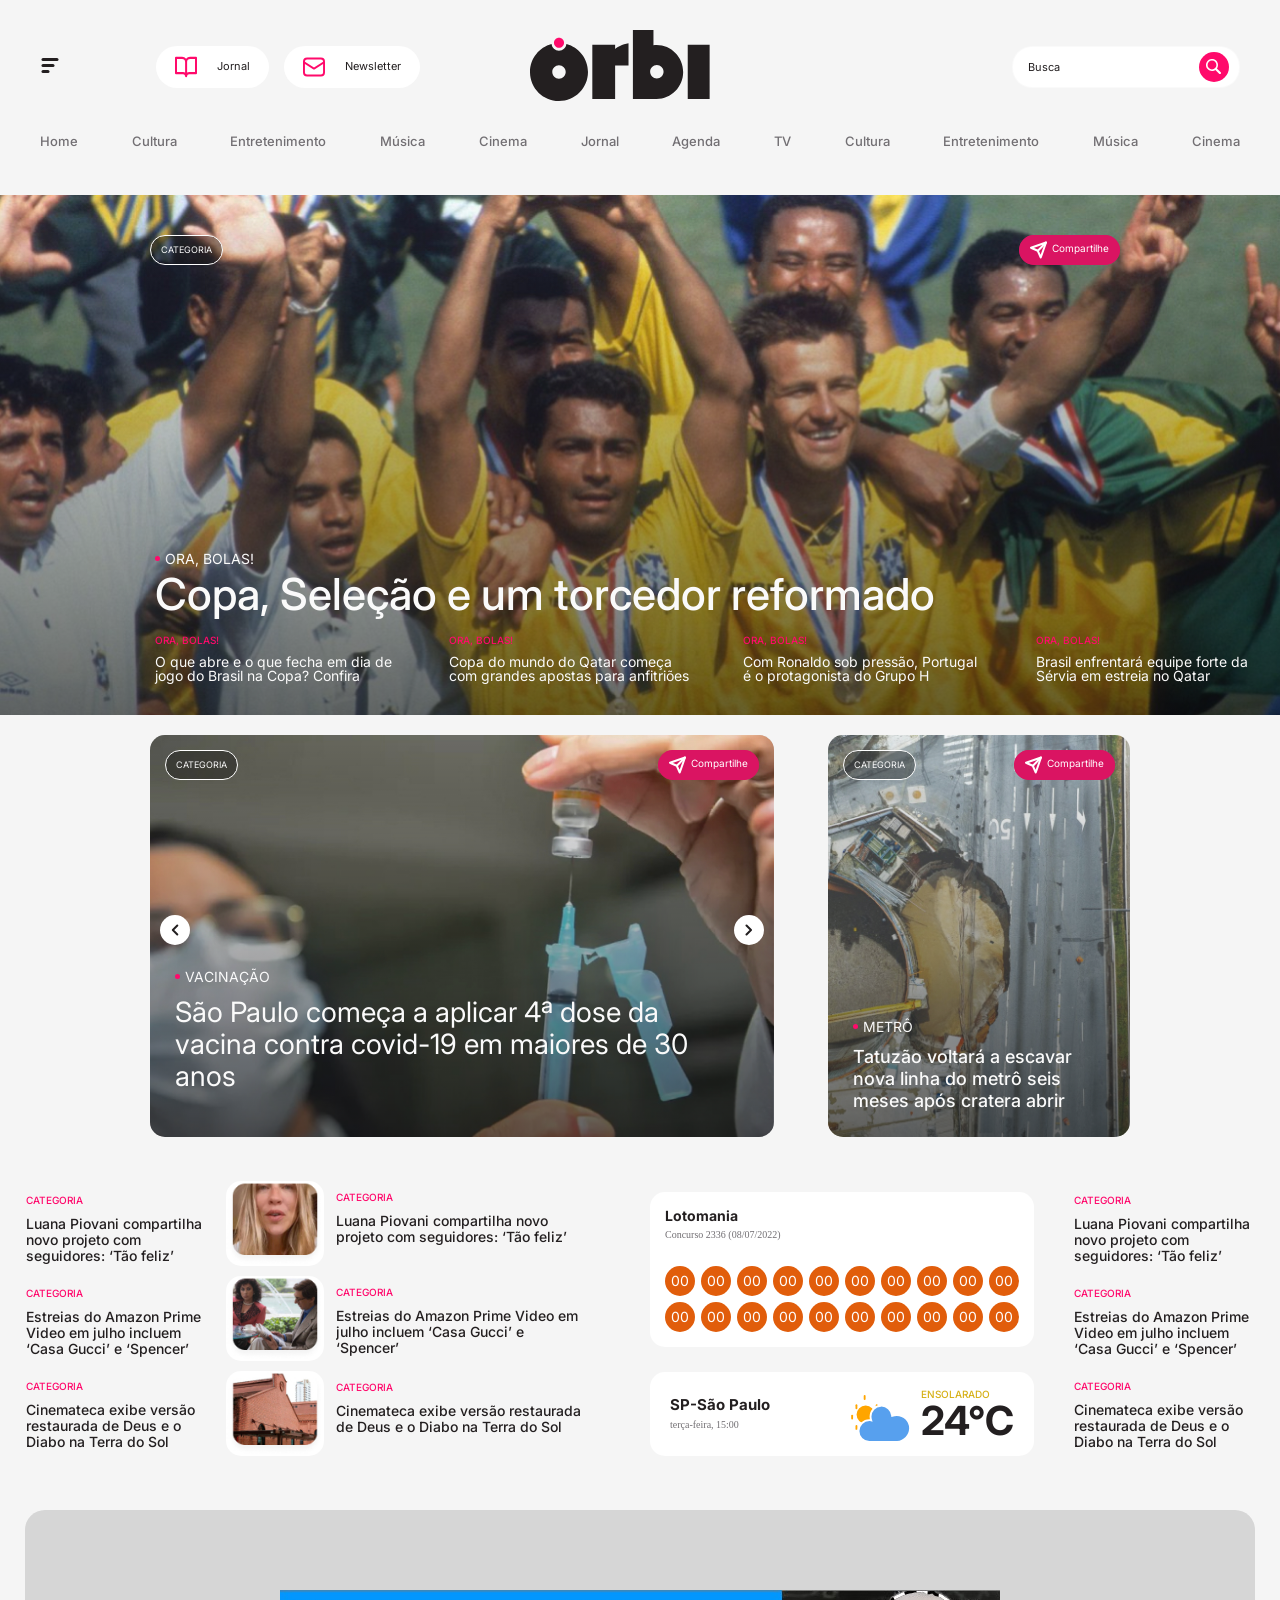
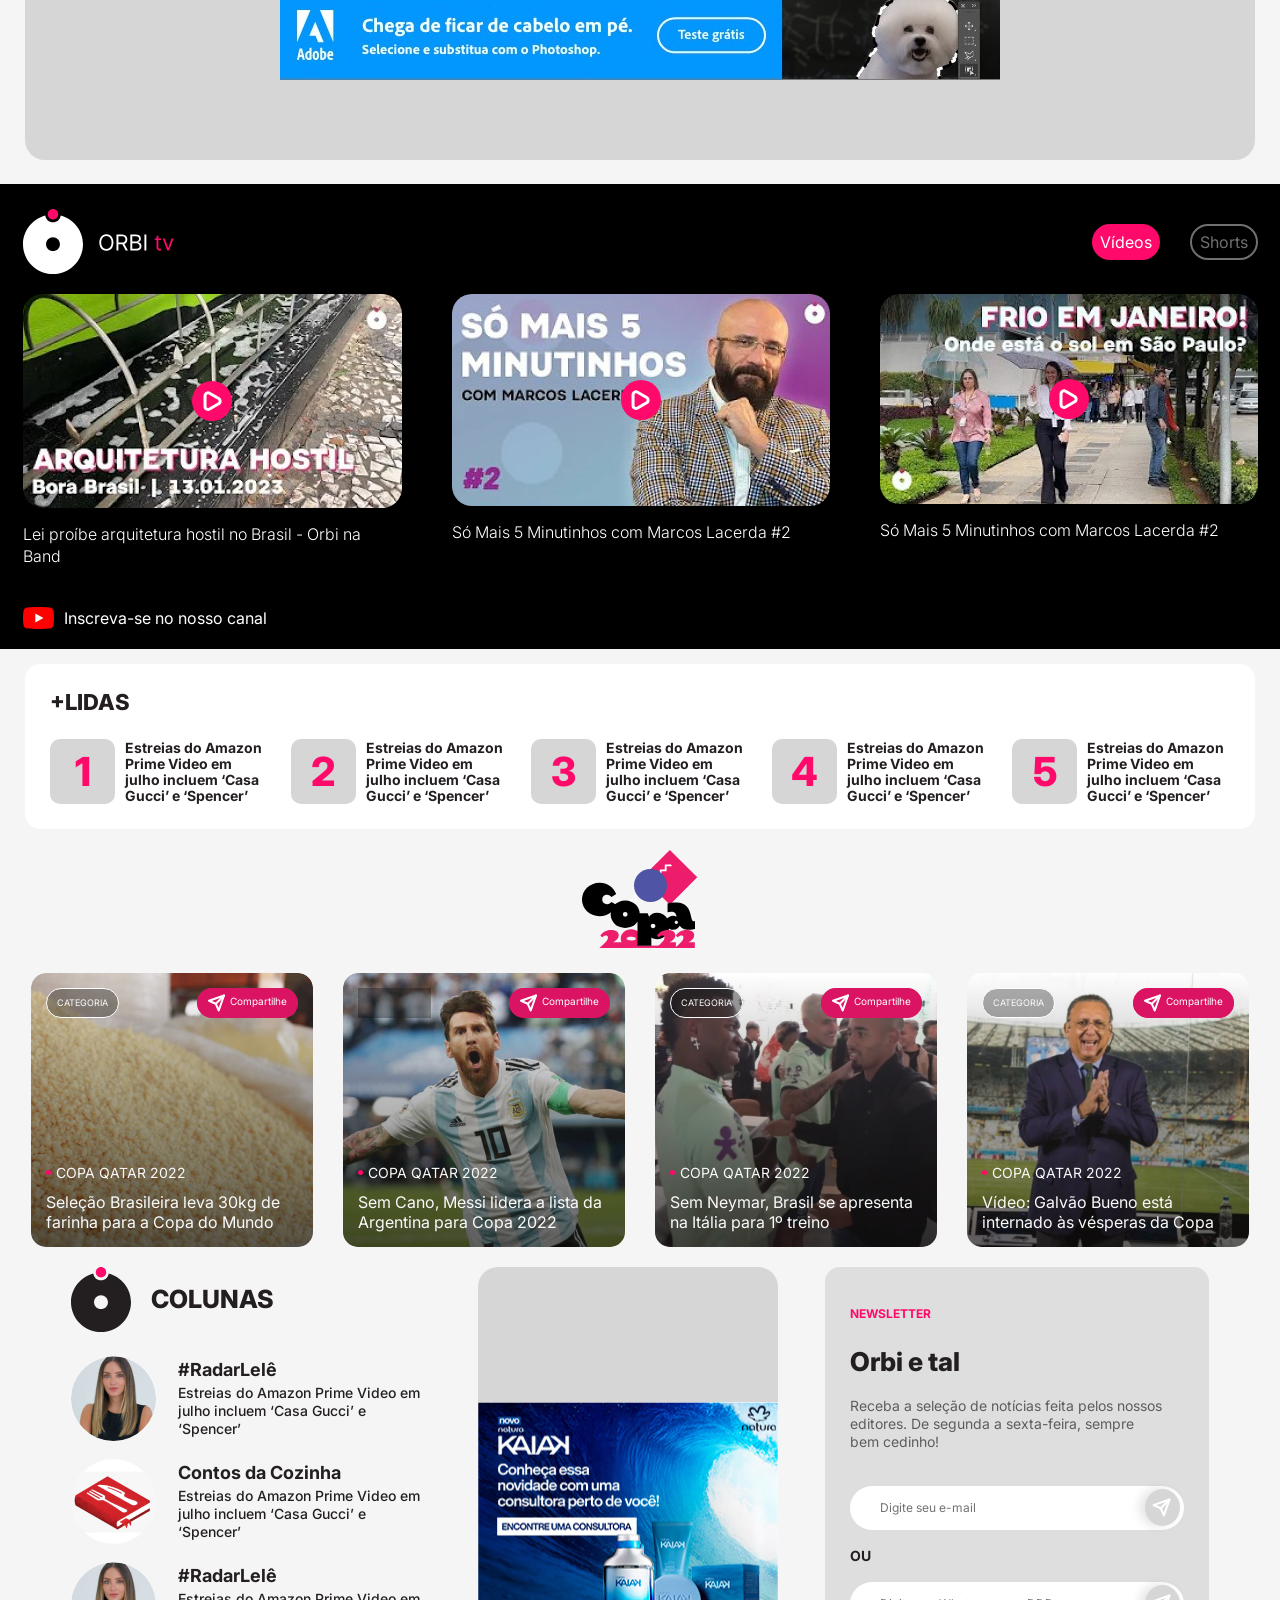
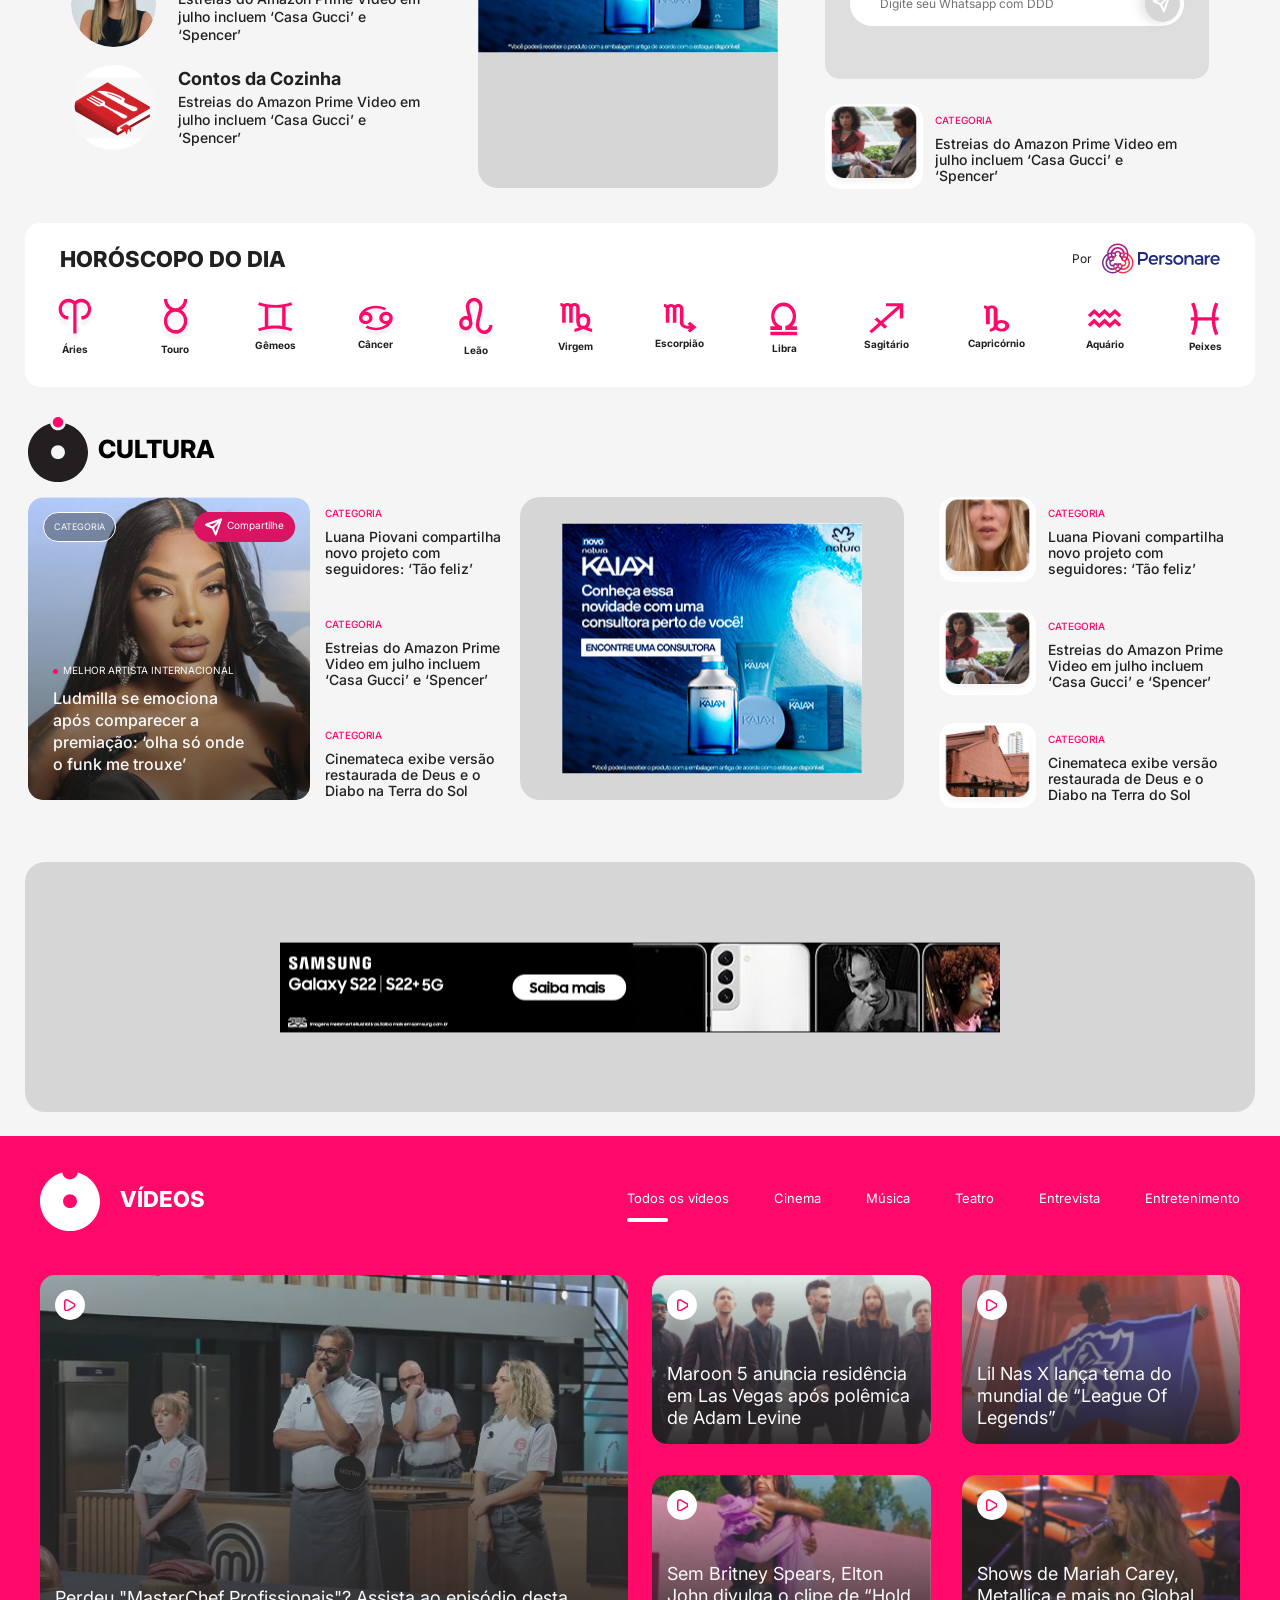
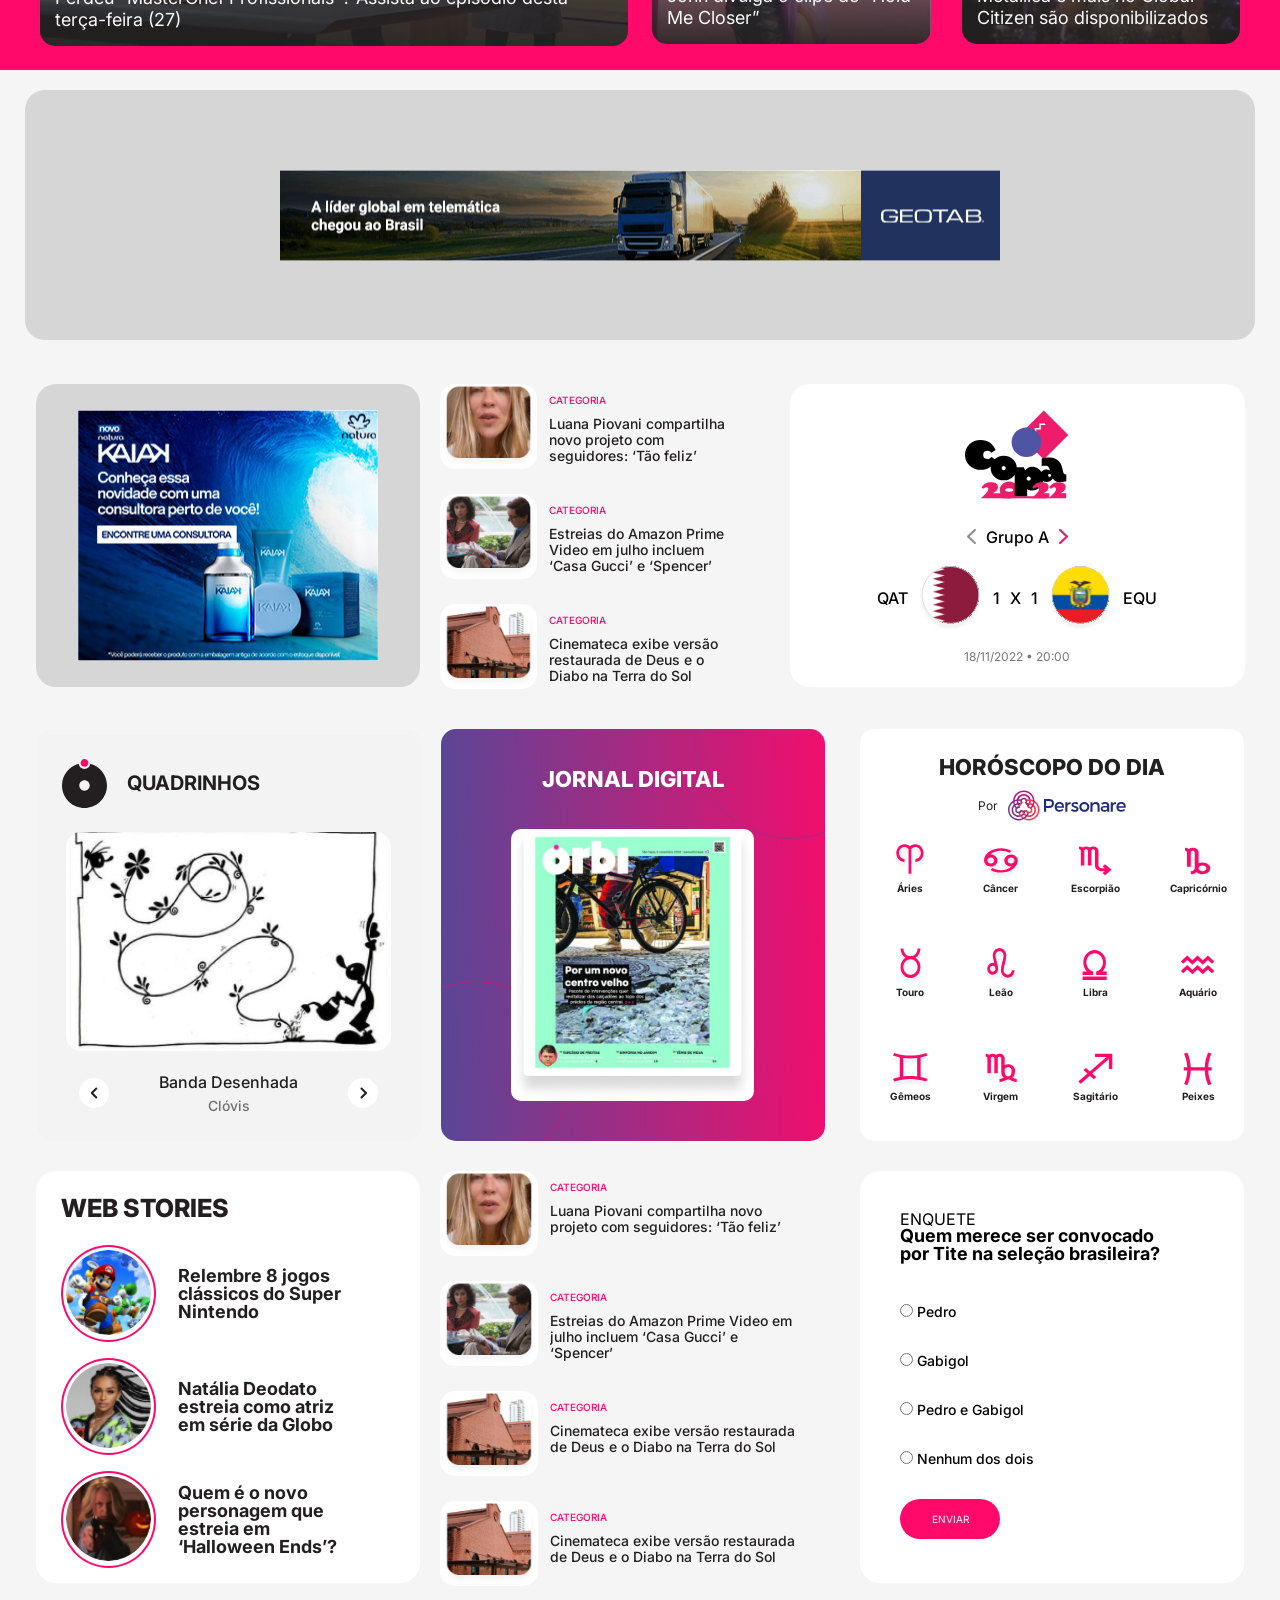
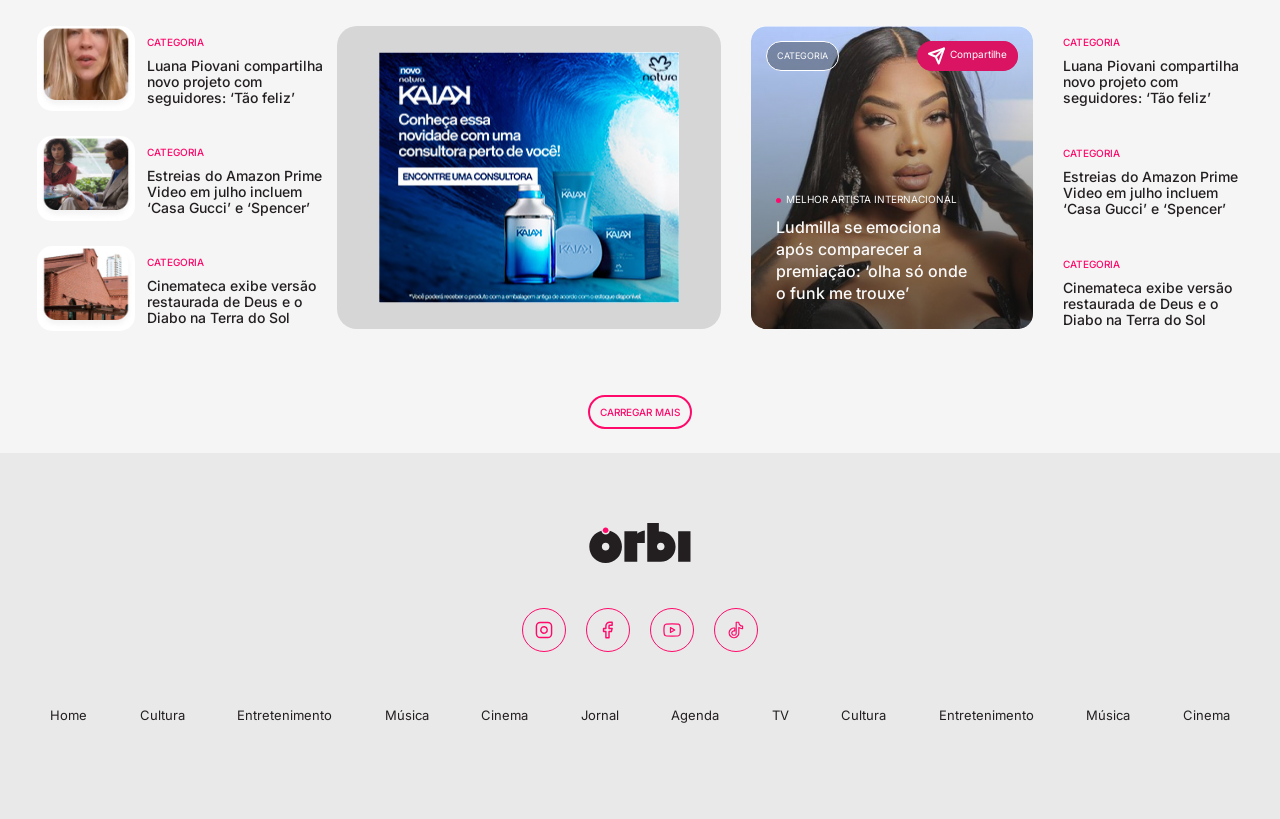
<file: index.html>
<!DOCTYPE html>
<html lang="pt-br">

<head>
    <meta charset="UTF-8">
    <meta http-equiv="X-UA-Compatible" content="IE=edge">
    <meta name="viewport" content="width=device-width, initial-scale=1.0">
    <meta name="description" content="Autor: Willyan Miranda, Teste para a empresa Mundiware">
    <title>Teste Mundiware</title>
    <link rel="stylesheet" type="text/css" href="./css/pages/header.css" media="screen" >
    <link rel="stylesheet" type="text/css" href="./css/base.css" media="screen" >
    <link rel="stylesheet" type="text/css" href="./css/pages/headline.css" media="screen" >
    <link rel="stylesheet" type="text/css" href="./css/pages/slide.css" media="screen" >
    <link rel="stylesheet" type="text/css" href="./css/widgets/several-contents.css" media="screen" >
    <link rel="stylesheet" type="text/css" href="./css/widgets/ad.css" media="screen" >
    <link rel="stylesheet" type="text/css" href="./css/pages/ob-tv.css" media="screen" >
    <link rel="stylesheet" type="text/css" href="./css/widgets/mais-lidas.css" media="screen" >
    <link rel="stylesheet" type="text/css" href="./css/pages/copa.css" media="screen" >
    <link rel="stylesheet" type="text/css" href="./css/pages/coluna.css" media="screen" >
    <link rel="stylesheet" type="text/css" href="./css/widgets/newsletter.css" media="screen" >
    <link rel="stylesheet" type="text/css" href="./css/widgets/horoscopo.css" media="screen" >
    <link rel="stylesheet" type="text/css" href="./css/pages/cultura.css" media="screen" >
    <link rel="stylesheet" type="text/css" href="./css/pages/ob-video.css" media="screen" >
    <link rel="stylesheet" type="text/css" href="./css/pages/final-page.css" media="screen" >
    <link rel="stylesheet" type="text/css" href="./css/widgets/score.css" media="screen" >
    <link rel="stylesheet" type="text/css" href="./css/widgets/charges.css" media="screen" >
    <link rel="stylesheet" type="text/css" href="./css/widgets/jornal-digital.css" media="screen" >
    <link rel="stylesheet" type="text/css" href="./css/widgets/horoscopo-minimal.css" media="screen" >
    <link rel="stylesheet" type="text/css" href="./css/widgets/web-stories.css" media="screen" >
    <link rel="stylesheet" type="text/css" href="./css/widgets/enquete.css" media="screen" >
    <link rel="stylesheet" type="text/css" href="./css/footer.css" media="screen" >
</head>

<body>
    <header class="header">
        <div class="wrapper">
            <div class="icon-container">
                <img class="header-icon" src="/assets/icons/menu-aside.svg" alt="icon" >
            </div>
            <div class="jornal-container">
                <div class="jornal">
                    <img src="/assets/icons/livro.svg" alt="icon">
                    <span>Jornal</span>
                </div>
                <div class="jornal">
                    <img src="/assets/icons/newsletter.svg" alt="icon">
                    <span>Newsletter</span>
                </div>
            </div>
            <div class="logo-container">
                <div>
                    <img class="logo" src="/assets/icons/logo.svg" alt="logo">
                </div>
            </div>
            <div class="header-items">
                <div class="search-container">
                    <div class="iconSearch">
                        <img src="/assets/icons/lupa.svg" alt="icon">
                    </div>
                    <input type="text" class="searchInput" placeholder="Busca">
                </div>
            </div>
        </div>
        <nav class="nav">
            <ul>
                <li>
                    <a href="#">
                        Home
                    </a>
                </li>
                <li>
                    <a href="#">
                        Cultura
                    </a>
                </li>
                <li>
                    <a href="#">
                        Entretenimento
                    </a>
                </li>
                <li>
                    <a href="#">
                        Música
                    </a>
                </li>
                <li>
                    <a href="#">
                        Cinema
                    </a>
                </li>
                <li>
                    <a href="#">
                        Jornal
                    </a>
                </li>
                <li>
                    <a href="#">
                        Agenda
                    </a>
                </li>
                <li>
                    <a href="#">
                        TV
                    </a>
                </li>
                <li>
                    <a href="#">
                        Cultura
                    </a>
                </li>
                <li>
                    <a href="#">
                        Entretenimento
                    </a>
                </li>
                <li>
                    <a href="#">
                        Música
                    </a>
                </li>
                <li>
                    <a href="#">
                        Cinema
                    </a>
                </li>
            </ul>
        </nav>
    </header>

    <main>
        <div class="stories-mobile">
            <div class="stories">
                <div class="box">
                    <a href="#" class="img-border">
                        <img alt="Imagem" src="/assets/img/mario_sunshine_webstories.jpg" >
                    </a>
                </div>
                <div class="box">
                    <a href="#" class="img-border">
                        <img alt="Imagem" src="/assets/img/nati.jpg" >
                    </a>
                </div>
                <div class="box">
                    <a href="#" class="img-border">
                        <img alt="Imagem" src="/assets/img/hallow.jpg" >
                    </a>
                </div>
                <div class="box">
                    <a href="#" class="img-border">
                        <img alt="Imagem" src="/assets/img/mario_sunshine_webstories.jpg" >
                    </a>
                </div>
                
            </div>
        </div>
        <section class="headline">
            <div class="headline-article">
                <div class="headline-carrosel">
                    <div class="headline-container">
                        <ul class="headline-list">
                            <li class="headline-item">
                                <header class="wrapper">
                                    <span class="category">CATEGORIA</span>
                                    <div class="share">
                                        <label class="shareArticle">
                                            <img alt="Compartilhar" src="/assets/icons/feather-send.svg" >
                                            compartilhe
                                        </label>
                                    </div>
                                </header>
                                <a href="#">
                                    <div class="headline-carrosel-box">
                                        <span class="chapeu-point">
                                            ORA, BOLAS!
                                        </span>
                                        <h2>
                                            Copa, Seleção e um torcedor reformado
                                        </h2>
                                    </div>

                                    <div class="headline-subtitles">
                                        <div class="headline-subtitle-box">
                                            <span>
                                                ORA, BOLAS!
                                            </span>
                                            <p>
                                                O que abre e o que fecha em dia de jogo do Brasil na Copa? Confira
                                            </p>
                                        </div>
                                        <div class="headline-subtitle-box">
                                            <span>
                                                ORA, BOLAS!
                                            </span>
                                            <p>
                                                Copa do mundo do Qatar começa com grandes apostas para anfitriões
                                            </p>
                                        </div>
                                        <div class="headline-subtitle-box">
                                            <span>
                                                ORA, BOLAS!
                                            </span>
                                            <p>
                                                Com Ronaldo sob pressão, Portugal é o protagonista do Grupo H
                                            </p>
                                        </div>
                                        <div class="headline-subtitle-box">
                                            <span>
                                                ORA, BOLAS!
                                            </span>
                                            <p>
                                                Brasil enfrentará equipe forte da Sérvia em estreia no Qatar
                                            </p>
                                        </div>
                                    </div>
                                </a>
                            </li>
                        </ul>
                    </div>
                </div>
            </div>
        </section>

        <div class="slide-section">
            <div class="ob-mancheteCarrossel">
                <section class="splide mancheteCarrossel" aria-label="mancheteCarrossel">
                    <div class="splide__track">
                        <ul class="splide__list">
                            <li class="splide__slide"
                                style="background-image:linear-gradient( transparent , rgb(0 0 0 / 60%)), url(./assets/img/photo-1.jpg)">
                                <header class="wrapper">
                                    <span class="category">CATEGORIA</span>
                                    <div class="share">
                                        <label class="shareArticle">
                                            <img alt="Compartilhar" src="/assets/icons/feather-send.svg" >
                                            compartilhe
                                        </label>
                                    </div>
                                </header>
                                <div class="arrows-container">
                                    <div class="arrow-container">
                                        <img src="./assets/icons/arrow-l.svg" alt="arrow" >
                                    </div>
                                    <div class="arrow-container">
                                        <img src="./assets/icons/arrow-r.svg" alt="arrow" >
                                    </div>
                                </div>
                                <a href="#">
                                    <div class="mancheteCarrossel-box">
                                        <span class="chapeu-point">
                                            VACINAÇÃO
                                        </span>
                                        <h2>
                                            São Paulo começa a aplicar 4ª dose da vacina
                                            contra covid-19 em maiores de 30 anos
                                        </h2>
                                    </div>
                                </a>
                            </li>
                        </ul>
                    </div>
                </section>
            </div>
            <article class="ob-chamadaBoxAlta" style="background-image:linear-gradient(transparent, rgb(0 0 0 / 60%))">
                <header class="wrapper">
                    <span class="category">CATEGORIA</span>
                    <div class="share">
                        <label class="shareArticle">
                            <img alt="Compartilhar" src="/assets/icons/feather-send.svg" >
                            compartilhe
                        </label>
                    </div>
                </header>
                <a href="#">
                    <div class="chamadaBoxAlta-box">
                        <span class="chapeu-point">
                            METRÔ
                        </span>
                        <h2>
                            Tatuzão voltará a escavar nova linha do metrô seis meses após cratera abrir
                        </h2>
                    </div>
                </a>
                <img alt="Imagem" src="/assets/img/photo-2.jpg" >
            </article>
        </div>

        <section class="several-section">
            <div class="container-text">
                <article class="ob-chamadaPadrao content-text">
                    <div>
                        <div class="chamadaPadrao-box">
                            <h3>CATEGORIA</h3>
                            <h2>
                                Luana Piovani
                                compartilha novo projeto
                                com seguidores: ‘Tão
                                feliz’
                            </h2>
                        </div>
                    </div>
                </article>
                <article class="ob-chamadaPadrao content-text">
                    <div>
                        <div class="chamadaPadrao-box">
                            <h3>CATEGORIA</h3>
                            <h2>
                                Estreias do Amazon
                                Prime Video em julho
                                incluem ‘Casa Gucci’ e
                                ‘Spencer’
                            </h2>
                        </div>
                    </div>
                </article>
                <article class="ob-chamadaPadrao content-text">
                    <div>
                        <div class="chamadaPadrao-box">
                            <h3>CATEGORIA</h3>
                            <h2>
                                Cinemateca exibe versão
                                restaurada de Deus e o
                                Diabo na Terra do Sol
                            </h2>
                        </div>
                    </div>
                </article>
            </div>
            <div class="container-img">
                <article class="ob-chamadaPadrao content-img">
                    <a href="#">
                        <img alt="Imagem" src="./assets/img/photo-3.jpg" >
                        <div class="chamadaPadrao-box">
                            <h3>CATEGORIA</h3>
                            <h2>
                                Luana Piovani
                                compartilha novo projeto
                                com seguidores: ‘Tão
                                feliz’
                            </h2>
                        </div>
                    </a>
                </article>
                <article class="ob-chamadaPadrao content-img">
                    <a href="#">
                        <img alt="Imagem" src="./assets/img/photo-4.jpg" >
                        <div class="chamadaPadrao-box">
                            <h3>CATEGORIA</h3>
                            <h2>
                                Estreias do Amazon
                                Prime Video em julho
                                incluem ‘Casa Gucci’ e
                                ‘Spencer’
                            </h2>
                        </div>
                    </a>
                </article>
                <article class="ob-chamadaPadrao content-img">
                    <a href="#">
                        <img alt="Imagem" src="./assets/img/photo-5.jpg" >
                        <div class="chamadaPadrao-box">
                            <h3>CATEGORIA</h3>
                            <h2>
                                Cinemateca exibe versão
                                restaurada de Deus e o
                                Diabo na Terra do Sol
                            </h2>
                        </div>
                    </a>
                </article>
            </div>
            <div class="container-several">
                <article class="ob-loterias mw-shadow4">
                    <div class="splide loterias">
                        <div class="splide__track">
                            <ul class="splide__list">
                                <li class="splide__slide">
                                    <header>
                                        <h2>Lotomania</h2>
                                        <h3>Concurso 2336 (08/07/2022)</h3>
                                    </header>
                                    <div class="result lotomania">
                                        <span style="background-color:#e15d0b;">00</span>
                                        <span style="background-color:#e15d0b;">00</span>
                                        <span style="background-color:#e15d0b;">00</span>
                                        <span style="background-color:#e15d0b;">00</span>
                                        <span style="background-color:#e15d0b;">00</span>
                                        <span style="background-color:#e15d0b;">00</span>
                                        <span style="background-color:#e15d0b;">00</span>
                                        <span style="background-color:#e15d0b;">00</span>
                                        <span style="background-color:#e15d0b;">00</span>
                                        <span style="background-color:#e15d0b;">00</span>
                                        <span style="background-color:#e15d0b;">00</span>
                                        <span style="background-color:#e15d0b;">00</span>
                                        <span style="background-color:#e15d0b;">00</span>
                                        <span style="background-color:#e15d0b;">00</span>
                                        <span style="background-color:#e15d0b;">00</span>
                                        <span style="background-color:#e15d0b;">00</span>
                                        <span style="background-color:#e15d0b;">00</span>
                                        <span style="background-color:#e15d0b;">00</span>
                                        <span style="background-color:#e15d0b;">00</span>
                                        <span style="background-color:#e15d0b;">00</span>
                                    </div>
                                </li>
                            </ul>
                        </div>
                    </div>
                </article>
                <div class="ob-previsaoDoTempo mw-shadow4">
                    <header>
                        <h2>SP-São Paulo</h2>
                        <h3>
                            terça-feira, <span>15:00</span>
                        </h3>
                    </header>
                    <img src="/assets/icons/weather.svg" alt="previsao diaria">
                    <div class="info">
                        <span>
                            ENSOLARADO
                        </span>
                        <h2>
                            24°C
                        </h2>
                    </div>
                </div>
            </div>
            <div class="container-text">
                <article class="ob-chamadaPadrao content-text">
                    <a href="#">
                        <div class="chamadaPadrao-box">
                            <h3>CATEGORIA</h3>
                            <h2>
                                Luana Piovani
                                compartilha novo projeto
                                com seguidores: ‘Tão
                                feliz’
                            </h2>
                        </div>
                    </a>
                </article>
                <article class="ob-chamadaPadrao content-text">
                    <a href="#">
                        <div class="chamadaPadrao-box">
                            <h3>CATEGORIA</h3>
                            <h2>
                                Estreias do Amazon
                                Prime Video em julho
                                incluem ‘Casa Gucci’ e
                                ‘Spencer’
                            </h2>
                        </div>
                    </a>
                </article>
                <article class="ob-chamadaPadrao content-text">
                    <a href="#">
                        <div class="chamadaPadrao-box">
                            <h3>CATEGORIA</h3>
                            <h2>
                                Cinemateca exibe versão
                                restaurada de Deus e o
                                Diabo na Terra do Sol
                            </h2>
                        </div>
                    </a>
                </article>
            </div>
        </section>

        <div class="ad">
            <div class="container-ad">
                <img src="./assets/img/cachorro.jpg" alt="imagem ad" class="ad-img" >
            </div>
        </div>

        <section class="ob-tv-section">
            <div class="ob-tv-article">
            <div class="ob-tv-container">
                <div class="ob-tv-header">
                    <img class="ob-tv-log" src="./assets/icons/editoria.svg" alt="logo" >
                    <div class="ob-tv-btns">
                        <button class="btn-videos">Vídeos</button>
                        <button class="btn-shorts">Shorts</button>
                    </div>
                </div>
                <div class="ob-tv-videos">
                    <ul class="ob-tv-videos-container">
                        <li class="video-content">
                            <div class="video-img">
                                <img class="thumb-video" src="./assets/img/arquitetura.jpg" alt="thumb" >
                                <div class="play-tv"><img src="./assets/icons/icon-1.svg" alt="icon" ></div>
                            </div>
                            <h1>Lei proíbe arquitetura hostil no Brasil - Orbi na Band</h1>
                        </li>
                        <li class="video-content" id="video-content-1">
                            <div class="video-img">
                                <img class="thumb-video" src="./assets/img/photo-7.jpg" alt="thumb" >
                                <div class="play-tv"><img src="./assets/icons/icon-1.svg" alt="icon" ></div>
                            </div>
                            <h1>Só Mais 5 Minutinhos com Marcos Lacerda #2</h1>
                        </li>
                        <li class="video-content" id="video-content-2">
                            <div class="video-img">
                                <img class="thumb-video" src="./assets/img/photo-8.jpg" alt="thumb" >
                                <div class="play-tv"><img src="./assets/icons/icon-1.svg" alt="icon" ></div>
                            </div>
                            <h1>Só Mais 5 Minutinhos com Marcos Lacerda #2</h1>
                        </li>
                    </ul>
                </div>
                <div class="ob-tv-footer">
                    <img src="./assets/icons/icon-youtube-play.svg" alt="icon" >
                    <span>Inscreva-se no nosso canal</span>
                </div>
            </div>
            </div>
        </section>

        <div class="section-mais-lidas">
            <article class="ob-maisLidas extended">
                <h2>+LIDAS</h2>
                <div class="content">
                    <a href="#" class="maisLidas-box">
                        <span>1</span>
                        <h2>Estreias do Amazon Prime Video em julho incluem ‘Casa Gucci’ e ‘Spencer’</h2>
                    </a>
                    <a href="#" class="maisLidas-box">
                        <span>2</span>
                        <h2>Estreias do Amazon Prime Video em julho incluem ‘Casa Gucci’ e ‘Spencer’</h2>
                    </a>
                    <a href="#" class="maisLidas-box">
                        <span>3</span>
                        <h2>Estreias do Amazon Prime Video em julho incluem ‘Casa Gucci’ e ‘Spencer’</h2>
                    </a>
                    <a href="#" class="maisLidas-box">
                        <span>4</span>
                        <h2>Estreias do Amazon Prime Video em julho incluem ‘Casa Gucci’ e ‘Spencer’</h2>
                    </a>
                    <a href="#" class="maisLidas-box">
                        <span>5</span>
                        <h2>Estreias do Amazon Prime Video em julho incluem ‘Casa Gucci’ e ‘Spencer’</h2>
                    </a>
                </div>
            </article>
        </div>

        <div class="copa">
            <div class="copa-article">
                <img src="./assets/icons/Logo_Copa.svg" alt="logo" >
                <div class="copa-container">
                    <article class="copa-content" id="copa-content-1"
                        style="background-image:linear-gradient(transparent, rgb(0 0 0 / 60%))">
                        <header class="wrapper">
                            <span class="category">CATEGORIA</span>
                            <div class="share">
                                <label class="shareArticle">
                                    <img alt="Compartilhar" src="/assets/icons/feather-send.svg" >
                                    compartilhe
                                </label>
                            </div>
                        </header>
                        <a href="#">
                            <div class="copa-footer">
                                <span class="chapeu-point">
                                    COPA QATAR 2022
                                </span>
                                <h2>
                                    Seleção Brasileira leva 30kg de farinha para a Copa do Mundo
                                </h2>
                            </div>
                        </a>
                        <img alt="Imagem" src="/assets/img/photo-9.jpg" >
                    </article>
                    <article class="copa-content"
                        style="background-image:linear-gradient(transparent, rgb(0 0 0 / 60%))">
                        <header class="wrapper">
                            <span class="category">CATEGORIA</span>
                            <div class="share">
                                <label class="shareArticle">
                                    <img alt="Compartilhar" src="/assets/icons/feather-send.svg" >
                                    compartilhe
                                </label>
                            </div>
                        </header>
                        <a href="#">
                            <div class="copa-footer">
                                <span class="chapeu-point">
                                    COPA QATAR 2022
                                </span>
                                <h2>
                                    Sem Cano, Messi lidera a lista da Argentina para Copa 2022
                                </h2>
                            </div>
                        </a>
                        <img alt="Imagem" src="/assets/img/photo-10.jpg" >
                    </article>
                    <article class="copa-content" id="copa-content-2"
                        style="background-image:linear-gradient(transparent, rgb(0 0 0 / 60%))">
                        <header class="wrapper">
                            <span class="category">CATEGORIA</span>
                            <div class="share">
                                <label class="shareArticle">
                                    <img alt="Compartilhar" src="/assets/icons/feather-send.svg" >
                                    compartilhe
                                </label>
                            </div>
                        </header>
                        <a href="#">
                            <div class="copa-footer">
                                <span class="chapeu-point">
                                    COPA QATAR 2022
                                </span>
                                <h2>
                                    Sem Neymar, Brasil se apresenta na Itália para 1º treino
                                </h2>
                            </div>
                        </a>
                        <img alt="Imagem" src="/assets/img/photo-11.jpg" >
                    </article>
                    <article class="copa-content" id="copa-content-3"
                        style="background-image:linear-gradient(transparent, rgb(0 0 0 / 60%))">
                        <header class="wrapper">
                            <span class="category">CATEGORIA</span>
                            <div class="share">
                                <label class="shareArticle">
                                    <img alt="Compartilhar" src="/assets/icons/feather-send.svg" >
                                    compartilhe
                                </label>
                            </div>
                        </header>
                        <a href="#">
                            <div class="copa-footer">
                                <span class="chapeu-point">
                                    COPA QATAR 2022
                                </span>
                                <h2>
                                    Vídeo: Galvão Bueno está internado às vésperas da Copa
                                </h2>
                            </div>
                        </a>
                        <img alt="Imagem" src="/assets/img/photo-12.jpg" >
                    </article>
                </div>
            </div>
        </div>

        <div class="section-colunas">
            <article class="ob-colunas">
                <header>
                    <a href="#">
                        <img loading="lazy" alt="Orbi" src="/assets/icons/logo-dark.svg" >
                        <h2>COLUNAS</h2>
                    </a>
                </header>
                <section class="splide colunasSplide" aria-label="Orbi - Colunas">
                    <div class="splide__track">
                        <ul class="splide__list">
                            <li class="splide__slide colunas">
                                <div class="box">
                                    <a href="#">
                                        <img loading="lazy" alt="imagem" src="/assets/img/lele.jpg" >
                                    </a>
                                    <div class="info">
                                        <a href="#">
                                            <h2>
                                                #RadarLelê
                                            </h2>
                                        </a>
                                        <a href="#">
                                            <h3>Estreias do Amazon Prime Video em julho incluem ‘Casa Gucci’ e ‘Spencer’
                                            </h3>
                                        </a>
                                    </div>
                                </div>
                                <div class="box">
                                    <a href="#">
                                        <img alt="Imagem" src="/assets/img/receitas.jpg" >
                                    </a>
                                    <div class="info">
                                        <a href="#">
                                            <h2>
                                                Contos da Cozinha
                                            </h2>
                                        </a>
                                        <a href="#">
                                            <h3>Estreias do Amazon Prime Video em julho incluem ‘Casa Gucci’ e ‘Spencer’
                                            </h3>
                                        </a>
                                    </div>
                                </div>
                                <div class="box">
                                    <a href="#">
                                        <img alt="Imagem" src="/assets/img/lele.jpg" >
                                    </a>
                                    <div class="info">
                                        <a href="#">
                                            <h2>
                                                #RadarLelê
                                            </h2>
                                        </a>
                                        <a href="#">
                                            <h3>Estreias do Amazon Prime Video em julho incluem ‘Casa Gucci’ e ‘Spencer’
                                            </h3>
                                        </a>
                                    </div>
                                </div>
                                <div class="box">
                                    <a href="#">
                                        <img alt="Imagem" src="/assets/img/receitas.jpg" >
                                    </a>
                                    <div class="info">
                                        <a href="#">
                                            <h2>
                                                Contos da Cozinha
                                            </h2>
                                        </a>
                                        <a href="#">
                                            <h3>Estreias do Amazon Prime Video em julho incluem ‘Casa Gucci’ e ‘Spencer’
                                            </h3>
                                        </a>
                                    </div>
                                </div>
                            </li>
                        </ul>
                    </div>
                </section>
            </article>

            <div class="publi-container">
                <img src="./assets/img/kaiak.jpg" alt="imagem" style="width: 300px; height: 251px;" >
            </div>

            <div class="newsletter-container">
                <section class="ob-newsletter">
                    <h3>NEWSLETTER</h3>
                    <h2>Orbi e tal</h2>
                    <p>Receba a seleção de notícias feita pelos nossos editores. De segunda a sexta-feira, sempre bem
                        cedinho!</p>
                    <form id="formNewsletter">
                        <div class="submit">
                            <input id="form-email" type="text" name="email" placeholder="Digite seu e-mail">
                            <button id="enviarNewsletter">
                                <img class="img" alt="Newsletter" src="/assets/icons/feather-send.svg" >
                            </button>
                        </div>
                        <p>Ou</p>
                        <div class="submit">
                            <input id="form-whatsapp" type="text" name="phone" onkeypress="mask(this, mphone);"
                                onblur="mask(this, mphone);" placeholder="Digite seu Whatsapp com DDD">
                            <button id="enviarWhatsapp">
                                <img class="img" alt="Newsletter" src="/assets/icons/feather-send.svg" >
                            </button>
                        </div>
                    </form>
                </section>

                <article class="ob-chamadaPadrao content-img">
                    <a href="#">
                        <img alt="Imagem" src="./assets/img/photo-4.jpg" >
                        <div class="chamadaPadrao-box">
                            <h3>CATEGORIA</h3>
                            <h2>
                                Estreias do Amazon
                                Prime Video em julho
                                incluem ‘Casa Gucci’ e
                                ‘Spencer’
                            </h2>
                        </div>
                    </a>
                </article>
            </div>

        </div>

        <div class="section-horoscopo">
            <article class="ob-horoscopo extended mw-shadow4">
                <header>
                    <a href="#">
                        <h2>HORÓSCOPO DO DIA</h2>
                    </a>
                    <a href="#">
                        Por <img src="./assets/icons/logo-personare.svg" alt="personare" >
                    </a>
                </header>
                <div class="content">
                    <a href="#">
                        <img src="./assets/icons/aries.svg" alt="aries" >
                        Áries
                    </a>
                    <a href="#"><img src="./assets/icons/touro.svg" alt="taurus" >Touro</a>
                    <a href="#"><img src="./assets/icons/gêmeos.svg" alt="gemini" >Gêmeos</a>
                    <a href="#"><img src="./assets/icons/cancer.svg" alt="cancer" >Câncer</a>
                    <a href="#"><img src="./assets/icons/leão.svg" alt="leo" >Leão</a>
                    <a href="#"><img src="./assets/icons/virgem.svg" alt="virgo" >Virgem</a>
                    <a href="#"><img src="./assets/icons/escorpião.svg" alt="scorpio" >Escorpião</a>
                    <a href="#"><img src="./assets/icons/libra.svg" alt="Libra" >Libra</a>
                    <a href="#"><img src="./assets/icons/sagitário.svg" alt="sagittarius" >Sagitário</a>
                    <a href="#"><img src="./assets/icons/capricórnio.svg" alt="capricorn" >Capricórnio</a>
                    <a href="#"><img src="./assets/icons/aquário.svg" alt="aquarius" >Aquário</a>
                    <a href="#"><img src="./assets/icons/peixes.svg" alt="pisces" >Peixes</a>
                </div>
            </article>
        </div>

        <div class="section-cultura">
            <article class="cultura">
                <header style="display: flex; align-items: center; gap: 10px;">
                    <img alt="Orbi" src="/assets/icons/logo-dark.svg" >
                    <h2 style="font-weight: 800; font-size: 25px;">CULTURA</h2>
                </header>
                <div class="cultura-container">
                    <article class="ob-chamadaBoxAlta"
                        style="background-image:linear-gradient(transparent, rgb(0 0 0 / 60%)); width: 282px; height: 303px;">
                        <header class="wrapper">
                            <span class="category">CATEGORIA</span>
                            <div class="share">
                                <label class="shareArticle">
                                    <img loading="lazy" alt="Compartilhar" src="/assets/icons/feather-send.svg" >
                                    compartilhe
                                </label>
                            </div>
                        </header>
                        <a href="#">
                            <div class="chamadaBoxAlta-box">
                                <span class="chapeu-point" style="font-size: 10px;">
                                    MELHOR ARTISTA INTERNACIONAL
                                </span>
                                <h2 style="font-size: 16px;">
                                    Ludmilla se emociona após comparecer a premiação: ‘olha só onde o funk me trouxe’
                                </h2>
                            </div>
                        </a>
                        <img alt="Imagem" src="/assets/img/lud.jpg" >
                    </article>

                    <div class="container-text" style="gap: 18px;">
                        <article class="ob-chamadaPadrao content-text">
                            <a href="#">
                                <div class="chamadaPadrao-box">
                                    <h3>CATEGORIA</h3>
                                    <h2>
                                        Luana Piovani
                                        compartilha novo projeto
                                        com seguidores: ‘Tão
                                        feliz’
                                    </h2>
                                </div>
                            </a>
                        </article>
                        <article class="ob-chamadaPadrao content-text">
                            <a href="#">
                                <div class="chamadaPadrao-box">
                                    <h3>CATEGORIA</h3>
                                    <h2>
                                        Estreias do Amazon
                                        Prime Video em julho
                                        incluem ‘Casa Gucci’ e
                                        ‘Spencer’
                                    </h2>
                                </div>
                            </a>
                        </article>
                        <article class="ob-chamadaPadrao content-text">
                            <a href="#">
                                <div class="chamadaPadrao-box">
                                    <h3>CATEGORIA</h3>
                                    <h2>
                                        Cinemateca exibe versão
                                        restaurada de Deus e o
                                        Diabo na Terra do Sol
                                    </h2>
                                </div>
                            </a>
                        </article>
                    </div>

                    <div class="publi-container" style="width: 384px; height: 303px;">
                        <img src="./assets/img/kaiak.jpg" alt="imagem" style="width: 300px; height: 251px;" >
                    </div>

                    <div class="container-img" style="gap: 18px;">
                        <article class="ob-chamadaPadrao content-img">
                            <a href="#">
                                <img alt="Imagem" src="./assets/img/photo-3.jpg" >
                                <div class="chamadaPadrao-box" style="padding-right: 70px;">
                                    <h3>CATEGORIA</h3>
                                    <h2>
                                        Luana Piovani
                                        compartilha novo projeto
                                        com seguidores: ‘Tão
                                        feliz’
                                    </h2>
                                </div>
                            </a>
                        </article>
                        <article class="ob-chamadaPadrao content-img">
                            <a href="#">
                                <img alt="Imagem" src="./assets/img/photo-4.jpg" >
                                <div class="chamadaPadrao-box" style="padding-right: 70px;">
                                    <h3>CATEGORIA</h3>
                                    <h2>
                                        Estreias do Amazon
                                        Prime Video em julho
                                        incluem ‘Casa Gucci’ e
                                        ‘Spencer’
                                    </h2>
                                </div>
                            </a>
                        </article>
                        <article class="ob-chamadaPadrao content-img">
                            <a href="#">
                                <img alt="Imagem" src="./assets/img/photo-5.jpg" >
                                <div class="chamadaPadrao-box" style="padding-right: 70px;">
                                    <h3>CATEGORIA</h3>
                                    <h2>
                                        Cinemateca exibe versão
                                        restaurada de Deus e o
                                        Diabo na Terra do Sol
                                    </h2>
                                </div>
                            </a>
                        </article>
                    </div>
                </div>
            </article>
        </div>

        <div class="ad">
            <div class="container-ad">
                <img src="./assets/img/samsung.jpg" alt="imagem ad" class="ad-img" >
            </div>
        </div>

        <div class="ob-videos">
            <section class="ob-tv">
                <div class="wrapper">
                    <header>
                        <div class="tv">
                            <img alt="Orbi" src="./assets/icons/logo-light.svg" >
                            <h2>VÍDEOS</h2>
                        </div>
                        <div class="filter">
                            <label id="sectionTVId1" class="active">
                                <input type="radio" name="TV" id="TV1" >
                                Todos os vídeos
                            </label>
                            <label>
                                Cinema
                            </label>
                            <label>
                                Música
                            </label>
                            <label>
                                Teatro
                            </label>
                            <label>
                                Entrevista
                            </label>
                            <label>
                                Entretenimento
                            </label>
                        </div>
                    </header>
                    <section class="splide OrbiTV1 desktop" aria-label="OrbiTV 1" id="TV1Section">
                        <div class="box-videos">
                            <div class="destaqueVideo orbiTV-video" style="background-image: linear-gradient(transparent, #231f20e6),
                        url(./assets/img/masterchef.jpg);
                    " data-video-id="" data-video-src="/img/video/0/video_00004072_00.mp4?xid=48915" data-video-type="">
                                <div class="play">
                                    <svg xmlns="http://www.w3.org/2000/svg" width="11.5" height="12.5"
                                        viewBox="0 0 11.5 12.5">
                                        <path
                                            d="M-3875.755,2060h0a2.754,2.754,0,0,1-1.367-.369,2.709,2.709,0,0,1-1.375-2.375v-7.011a2.71,2.71,0,0,1,1.375-2.375,2.762,2.762,0,0,1,1.368-.369,2.756,2.756,0,0,1,1.38.378l6.015,3.505a2.714,2.714,0,0,1,1.361,2.367,2.713,2.713,0,0,1-1.361,2.366l-6.015,3.506A2.747,2.747,0,0,1-3875.755,2060Zm0-11.006a1.306,1.306,0,0,0-.628.169,1.231,1.231,0,0,0-.626,1.082v7.011a1.225,1.225,0,0,0,.626,1.081,1.3,1.3,0,0,0,.629.17,1.222,1.222,0,0,0,.621-.174l6.015-3.506a1.224,1.224,0,0,0,.619-1.077,1.224,1.224,0,0,0-.619-1.077l-6.015-3.506A1.222,1.222,0,0,0-3875.751,2048.994Z"
                                            transform="translate(3878.5 -2047.501)" fill="#ff0a6b" />
                                    </svg>
                                </div>
                                <h2>
                                    Perdeu "MasterChef Profissionais"? Assista ao episódio desta terça-feira (27)
                                </h2>
                            </div>
                            <div class="relacionados">
                                <section class="splide splideTodosOsVideos">
                                    <div class="splide__track">
                                        <ul class="splide__list">
                                            <li class="splide__slide">
                                                <div style="
                                      background-image: linear-gradient(transparent, #231f20e6),
                                        url(./assets/img/marron.jpg);
                                    " data-video-id="tiEoVkVE1FE" data-video-src="" data-video-type="youtube"
                                                    class="orbiTV-video">
                                                    <div class="play">
                                                        <svg xmlns="http://www.w3.org/2000/svg" width="11.5"
                                                            height="12.5" viewBox="0 0 11.5 12.5">
                                                            <path
                                                                d="M-3875.755,2060h0a2.754,2.754,0,0,1-1.367-.369,2.709,2.709,0,0,1-1.375-2.375v-7.011a2.71,2.71,0,0,1,1.375-2.375,2.762,2.762,0,0,1,1.368-.369,2.756,2.756,0,0,1,1.38.378l6.015,3.505a2.714,2.714,0,0,1,1.361,2.367,2.713,2.713,0,0,1-1.361,2.366l-6.015,3.506A2.747,2.747,0,0,1-3875.755,2060Zm0-11.006a1.306,1.306,0,0,0-.628.169,1.231,1.231,0,0,0-.626,1.082v7.011a1.225,1.225,0,0,0,.626,1.081,1.3,1.3,0,0,0,.629.17,1.222,1.222,0,0,0,.621-.174l6.015-3.506a1.224,1.224,0,0,0,.619-1.077,1.224,1.224,0,0,0-.619-1.077l-6.015-3.506A1.222,1.222,0,0,0-3875.751,2048.994Z"
                                                                transform="translate(3878.5 -2047.501)"
                                                                fill="#ff0a6b" />
                                                        </svg>
                                                    </div>
                                                    <h2>
                                                        Maroon 5 anuncia residência em Las Vegas após polêmica de Adam
                                                        Levine
                                                    </h2>
                                                </div>
                                                <div style="
                                      background-image: linear-gradient(transparent, #231f20e6),
                                        url(./assets/img/lol.jpg);
                                    " data-video-id="" data-video-src="/img/video/0/video_00003998_00.mp4?xid=47891"
                                                    data-video-type="" class="orbiTV-video">
                                                    <div class="play">
                                                        <svg xmlns="http://www.w3.org/2000/svg" width="11.5"
                                                            height="12.5" viewBox="0 0 11.5 12.5">
                                                            <path
                                                                d="M-3875.755,2060h0a2.754,2.754,0,0,1-1.367-.369,2.709,2.709,0,0,1-1.375-2.375v-7.011a2.71,2.71,0,0,1,1.375-2.375,2.762,2.762,0,0,1,1.368-.369,2.756,2.756,0,0,1,1.38.378l6.015,3.505a2.714,2.714,0,0,1,1.361,2.367,2.713,2.713,0,0,1-1.361,2.366l-6.015,3.506A2.747,2.747,0,0,1-3875.755,2060Zm0-11.006a1.306,1.306,0,0,0-.628.169,1.231,1.231,0,0,0-.626,1.082v7.011a1.225,1.225,0,0,0,.626,1.081,1.3,1.3,0,0,0,.629.17,1.222,1.222,0,0,0,.621-.174l6.015-3.506a1.224,1.224,0,0,0,.619-1.077,1.224,1.224,0,0,0-.619-1.077l-6.015-3.506A1.222,1.222,0,0,0-3875.751,2048.994Z"
                                                                transform="translate(3878.5 -2047.501)"
                                                                fill="#ff0a6b" />
                                                        </svg>
                                                    </div>
                                                    <h2>
                                                        Lil Nas X lança tema do mundial de “League Of Legends”
                                                    </h2>
                                                </div>
                                                <div style="
                                      background-image: linear-gradient(transparent, #231f20e6),
                                        url(./assets/img/elton.jpg);
                                    " data-video-id="" data-video-src="/img/video/0/video_00003989_00.mp4?xid=47688"
                                                    data-video-type="" class="orbiTV-video">
                                                    <div class="play">
                                                        <svg xmlns="http://www.w3.org/2000/svg" width="11.5"
                                                            height="12.5" viewBox="0 0 11.5 12.5">
                                                            <path
                                                                d="M-3875.755,2060h0a2.754,2.754,0,0,1-1.367-.369,2.709,2.709,0,0,1-1.375-2.375v-7.011a2.71,2.71,0,0,1,1.375-2.375,2.762,2.762,0,0,1,1.368-.369,2.756,2.756,0,0,1,1.38.378l6.015,3.505a2.714,2.714,0,0,1,1.361,2.367,2.713,2.713,0,0,1-1.361,2.366l-6.015,3.506A2.747,2.747,0,0,1-3875.755,2060Zm0-11.006a1.306,1.306,0,0,0-.628.169,1.231,1.231,0,0,0-.626,1.082v7.011a1.225,1.225,0,0,0,.626,1.081,1.3,1.3,0,0,0,.629.17,1.222,1.222,0,0,0,.621-.174l6.015-3.506a1.224,1.224,0,0,0,.619-1.077,1.224,1.224,0,0,0-.619-1.077l-6.015-3.506A1.222,1.222,0,0,0-3875.751,2048.994Z"
                                                                transform="translate(3878.5 -2047.501)"
                                                                fill="#ff0a6b" />
                                                        </svg>
                                                    </div>
                                                    <h2>
                                                        Sem Britney Spears, Elton John divulga o clipe de “Hold Me
                                                        Closer”
                                                    </h2>
                                                </div>
                                                <div style="
                                      background-image: linear-gradient(transparent, #231f20e6),
                                        url(./assets/img/mariah.jpg);
                                    " data-video-id="" data-video-src="/img/video/0/video_00003987_00.mp4?xid=47932"
                                                    data-video-type="" class="orbiTV-video">
                                                    <div class="play">
                                                        <svg xmlns="http://www.w3.org/2000/svg" width="11.5"
                                                            height="12.5" viewBox="0 0 11.5 12.5">
                                                            <path
                                                                d="M-3875.755,2060h0a2.754,2.754,0,0,1-1.367-.369,2.709,2.709,0,0,1-1.375-2.375v-7.011a2.71,2.71,0,0,1,1.375-2.375,2.762,2.762,0,0,1,1.368-.369,2.756,2.756,0,0,1,1.38.378l6.015,3.505a2.714,2.714,0,0,1,1.361,2.367,2.713,2.713,0,0,1-1.361,2.366l-6.015,3.506A2.747,2.747,0,0,1-3875.755,2060Zm0-11.006a1.306,1.306,0,0,0-.628.169,1.231,1.231,0,0,0-.626,1.082v7.011a1.225,1.225,0,0,0,.626,1.081,1.3,1.3,0,0,0,.629.17,1.222,1.222,0,0,0,.621-.174l6.015-3.506a1.224,1.224,0,0,0,.619-1.077,1.224,1.224,0,0,0-.619-1.077l-6.015-3.506A1.222,1.222,0,0,0-3875.751,2048.994Z"
                                                                transform="translate(3878.5 -2047.501)"
                                                                fill="#ff0a6b" />
                                                        </svg>
                                                    </div>
                                                    <h2>
                                                        Shows de Mariah Carey, Metallica e mais no Global Citizen são
                                                        disponibilizados
                                                    </h2>
                                                </div>
                                            </li>
                                        </ul>
                                    </div>
                                </section>
                            </div>
                        </div>
                    </section>
                    <div id="lightboxVideo"></div>
                </div>
            </section>
        </div>

        <div class="ad">
            <div class="container-ad">
                <img src="./assets/img/geotab.jpg" alt="imagem ad" class="ad-img" >
            </div>
        </div>

        <div class="final-page">
            <div class="row">

                <div class="publi-container" style="width: 384px; height: 303px;">
                    <img src="./assets/img/kaiak.jpg" alt="imagem" style="width: 300px; height: 251px;" >
                </div>

                <div class="container-img" style="gap: 15px; margin-right: 0; width: 350px;">
                    <article class="ob-chamadaPadrao content-img" style="padding-right: 80px;">
                        <a href="#">
                            <img alt="Imagem" src="./assets/img/photo-3.jpg" >
                            <div class="chamadaPadrao-box">
                                <h3>CATEGORIA</h3>
                                <h2>
                                    Luana Piovani
                                    compartilha novo projeto
                                    com seguidores: ‘Tão
                                    feliz’
                                </h2>
                            </div>
                        </a>
                    </article>
                    <article class="ob-chamadaPadrao content-img" style="padding-right: 80px;">
                        <a href="#">
                            <img alt="Imagem" src="./assets/img/photo-4.jpg" >
                            <div class="chamadaPadrao-box">
                                <h3>CATEGORIA</h3>
                                <h2>
                                    Estreias do Amazon
                                    Prime Video em julho
                                    incluem ‘Casa Gucci’ e
                                    ‘Spencer’
                                </h2>
                            </div>
                        </a>
                    </article>
                    <article class="ob-chamadaPadrao content-img" style="padding-right: 80px;">
                        <a href="#">
                            <img alt="Imagem" src="./assets/img/photo-5.jpg" >
                            <div class="chamadaPadrao-box">
                                <h3>CATEGORIA</h3>
                                <h2>
                                    Cinemateca exibe versão
                                    restaurada de Deus e o
                                    Diabo na Terra do Sol
                                </h2>
                            </div>
                        </a>
                    </article>
                </div>

                <div class="placar">
                    <div class="placar-container">
                        <img src="./assets/icons/Logo_Copa.svg" alt="logo" >
                        <div class="placar-btns">
                            <span><img src="./assets/icons/arrow.svg" alt="arrow" ></span>
                            <span>Grupo A</span>
                            <span><img src="./assets/icons/arrow2.svg" alt="arrow" ></span>
                        </div>
                        <div class="score">
                            <span>QAT</span>
                            <img src="./assets/icons/qatar.svg" alt="qatar" >
                            <span>1</span>
                            <span>X</span>
                            <span>1</span>
                            <img src="./assets/icons/equador.svg" alt="equador" >
                            <span>EQU</span>
                        </div>
                        <span class="placar-data">18/11/2022 • 20:00</span>
                    </div>
                </div>
            </div>
            <div class="row">
                <article class="ob-charges quadrinhos">
                    <header>
                        <img loading="lazy" alt="Orbi" src="./assets/icons/logo-dark.svg" >
                        <h2>QUADRINHOS</h2>
                    </header>
                    <section class="splide chargesSplide" aria-label="Orbi - charges de imagens">
                        <div class="splide__track">
                            <ul class="splide__list">
                                <li class="splide__slide">
                                    <img class="lozad  imgcharges" alt="Imagem" src="./assets/img/charge.jpg" >
                                    <div class="charge-footer">
                                        <span><img src="./assets/icons/arrow-l.svg" alt="arrow" ></span>
                                        <div class="charge-text">
                                            <h2>Banda Desenhada</h2>
                                            <h3>Clóvis</h3>
                                        </div>
                                        <span><img src="./assets/icons/arrow-r.svg" alt="arrow" ></span>
                                    </div>
                                </li>
                            </ul>
                        </div>
                    </section>
                </article>
                <article class="jornal-digital">
                    <a href="#" class="ob-capaDoJornal">
                        <h2>jornal digital</h2>
                        <img loading="lazy" id="capaDoJornal" alt="capa do jornal" src="./assets/img/capa.jpg" >
                        <div class="cicle-blue"></div>
                        <div class="cicle-pink"></div>
                    </a>
                </article>
                <div class="section-horoscopo-minimal">
                    <article class="ob-horoscopo-minimal extended">
                        <header>
                            <a href="#">
                                <h2>HORÓSCOPO DO DIA</h2>
                            </a>
                            <a href="#">
                                Por <img src="./assets/icons/logo-personare.svg" alt="personare" >
                            </a>
                        </header>
                        <div class="content">
                            <a href="#">
                                <img src="./assets/icons/aries.svg" alt="aries" >
                                Áries
                            </a>
                            <a href="#"><img src="./assets/icons/touro.svg" alt="taurus" >Touro</a>
                            <a href="#"><img src="./assets/icons/gêmeos.svg" alt="gemini" >Gêmeos</a>
                            <a href="#"><img src="./assets/icons/cancer.svg" alt="cancer" >Câncer</a>
                            <a href="#"><img src="./assets/icons/leão.svg" alt="leo" >Leão</a>
                            <a href="#"><img src="./assets/icons/virgem.svg" alt="virgo" >Virgem</a>
                            <a href="#"><img src="./assets/icons/escorpião.svg" alt="scorpio" >Escorpião</a>
                            <a href="#"><img src="./assets/icons/libra.svg" alt="Libra" >Libra</a>
                            <a href="#"><img src="./assets/icons/sagitário.svg" alt="sagittarius" >Sagitário</a>
                            <a href="#"><img src="./assets/icons/capricórnio.svg" alt="capricorn" >Capricórnio</a>
                            <a href="#"><img src="./assets/icons/aquário.svg" alt="aquarius" >Aquário</a>
                            <a href="#"><img src="./assets/icons/peixes.svg" alt="pisces" >Peixes</a>
                        </div>
                    </article>
                </div>
            </div>
            <div class="row">
                <div class="section-web-stories">
                    <article class="web-stories">
                        <header>
                            <a href="#">
                                <h2>WEB STORIES</h2>
                            </a>
                        </header>
                        <section class="splide colunasSplide" aria-label="Orbi - Colunas">
                            <div class="splide__track">
                                <ul class="splide__list">
                                    <li class="splide__slide colunas">
                                        <div class="box">
                                            <a href="#" class="img-border">
                                                <img alt="Imagem" src="/assets/img/mario_sunshine_webstories.jpg" >
                                            </a>
                                            <div class="info">
                                                <a href="#">
                                                    <h2>
                                                        Relembre 8 jogos clássicos do Super Nintendo
                                                    </h2>
                                                </a>
                                            </div>
                                        </div>
                                        <div class="box">
                                            <a href="#" class="img-border">
                                                <img alt="Imagem" src="/assets/img/nati.jpg" >
                                            </a>
                                            <div class="info">
                                                <a href="#">
                                                    <h2>
                                                        Natália Deodato estreia como atriz em série da Globo
                                                    </h2>
                                                </a>
                                            </div>
                                        </div>
                                        <div class="box">
                                            <a href="#" class="img-border">
                                                <img alt="Imagem" src="/assets/img/hallow.jpg" >
                                            </a>
                                            <div class="info">
                                                <a href="#">
                                                    <h2>
                                                        Quem é o novo personagem que estreia em ‘Halloween Ends’?
                                                    </h2>
                                                </a>
                                            </div>
                                        </div>
                                    </li>
                                </ul>
                            </div>
                        </section>
                    </article>
                </div>

                <div class="container-img" id="section-container-img" style="gap: 15px; margin-right: 0; width: 350px;">
                    <article class="ob-chamadaPadrao content-img">
                        <a href="#">
                            <img alt="Imagem" src="./assets/img/photo-3.jpg" >
                            <div class="chamadaPadrao-box">
                                <h3>CATEGORIA</h3>
                                <h2>
                                    Luana Piovani
                                    compartilha novo projeto
                                    com seguidores: ‘Tão
                                    feliz’
                                </h2>
                            </div>
                        </a>
                    </article>
                    <article class="ob-chamadaPadrao content-img">
                        <a href="#">
                            <img alt="Imagem" src="./assets/img/photo-4.jpg" >
                            <div class="chamadaPadrao-box">
                                <h3>CATEGORIA</h3>
                                <h2>
                                    Estreias do Amazon
                                    Prime Video em julho
                                    incluem ‘Casa Gucci’ e
                                    ‘Spencer’
                                </h2>
                            </div>
                        </a>
                    </article>
                    <article class="ob-chamadaPadrao content-img">
                        <a href="#">
                            <img alt="Imagem" src="./assets/img/photo-5.jpg" >
                            <div class="chamadaPadrao-box">
                                <h3>CATEGORIA</h3>
                                <h2>
                                    Cinemateca exibe versão
                                    restaurada de Deus e o
                                    Diabo na Terra do Sol
                                </h2>
                            </div>
                        </a>
                    </article>
                    <article class="ob-chamadaPadrao content-img">
                        <a href="#">
                            <img alt="Imagem" src="./assets/img/photo-5.jpg" >
                            <div class="chamadaPadrao-box">
                                <h3>CATEGORIA</h3>
                                <h2>
                                    Cinemateca exibe versão
                                    restaurada de Deus e o
                                    Diabo na Terra do Sol
                                </h2>
                            </div>
                        </a>
                    </article>
                </div>

                <div class="section-enquete">
                    <article class="enquete">
                        <header>
                            <h2>ENQUETE</h2>
                            <h3>Quem merece ser convocado por Tite na seleção brasileira?</h3>
                        </header>

                        <div class="enquete-container">
                            <form>
                                <input type="radio" id="pedro" name="enquete" value="pedro">
                                <label for="pedro">Pedro</label>


                                <br>

                                <input type="radio" id="gabigol" name="enquete" value="gabigol">
                                <label for="gabigol">Gabigol</label>

                                <br>

                                <input type="radio" id="ambos" name="enquete" value="ambos">
                                <label for="ambos">Pedro e Gabigol</label>

                                <br>

                                <input type="radio" id="nenhum" name="enquete" value="nenhum">
                                <label for="nenhum">Nenhum dos dois</label>
                            </form>
                        </div>

                        <button>ENVIAR</button>
                    </article>
                </div>
            </div>
            <div class="row">
                <div class="container-img" style="gap: 15px; margin-right: 0; width: 300px; margin-left: 0;">
                    <article class="ob-chamadaPadrao content-img" style="padding-right: 80px;">
                        <a href="#">
                            <img alt="Imagem" src="./assets/img/photo-3.jpg" >
                            <div class="chamadaPadrao-box">
                                <h3>CATEGORIA</h3>
                                <h2>
                                    Luana Piovani
                                    compartilha novo projeto
                                    com seguidores: ‘Tão
                                    feliz’
                                </h2>
                            </div>
                        </a>
                    </article>
                    <article class="ob-chamadaPadrao content-img" style="padding-right: 80px;">
                        <a href="#">
                            <img alt="Imagem" src="./assets/img/photo-4.jpg" >
                            <div class="chamadaPadrao-box">
                                <h3>CATEGORIA</h3>
                                <h2>
                                    Estreias do Amazon
                                    Prime Video em julho
                                    incluem ‘Casa Gucci’ e
                                    ‘Spencer’
                                </h2>
                            </div>
                        </a>
                    </article>
                    <article class="ob-chamadaPadrao content-img" style="padding-right: 80px;">
                        <a href="#">
                            <img alt="Imagem" src="./assets/img/photo-5.jpg" >
                            <div class="chamadaPadrao-box">
                                <h3>CATEGORIA</h3>
                                <h2>
                                    Cinemateca exibe versão
                                    restaurada de Deus e o
                                    Diabo na Terra do Sol
                                </h2>
                            </div>
                        </a>
                    </article>
                </div>

                <div class="publi-container" style="width: 384px; height: 303px; margin-right: 30px;">
                    <img src="./assets/img/kaiak.jpg" alt="imagem" style="width: 300px; height: 251px;" >
                </div>

                <article class="ob-chamadaBoxAlta"
                    style="background-image:linear-gradient(transparent, rgb(0 0 0 / 60%)); width: 282px; height: 303px; margin-right: 30px;">
                    <header class="wrapper">
                        <span class="category">CATEGORIA</span>
                        <div class="share">
                            <label class="shareArticle">
                                <img loading="lazy" alt="Compartilhar" src="/assets/icons/feather-send.svg" >
                                compartilhe
                            </label>
                        </div>
                    </header>
                    <a href="#">
                        <div class="chamadaBoxAlta-box">
                            <span class="chapeu-point" style="font-size: 10px;">
                                MELHOR ARTISTA INTERNACIONAL
                            </span>
                            <h2 style="font-size: 16px;">
                                Ludmilla se emociona após comparecer a premiação: ‘olha só onde o funk me trouxe’
                            </h2>
                        </div>
                    </a>
                    <img alt="Imagem" src="/assets/img/lud.jpg" >
                </article>

                <div class="container-text" style="gap: 18px;">
                    <article class="ob-chamadaPadrao content-text">
                        <a href="#">
                            <div class="chamadaPadrao-box">
                                <h3>CATEGORIA</h3>
                                <h2>
                                    Luana Piovani
                                    compartilha novo projeto
                                    com seguidores: ‘Tão
                                    feliz’
                                </h2>
                            </div>
                        </a>
                    </article>
                    <article class="ob-chamadaPadrao content-text">
                        <a href="#">
                            <div class="chamadaPadrao-box">
                                <h3>CATEGORIA</h3>
                                <h2>
                                    Estreias do Amazon
                                    Prime Video em julho
                                    incluem ‘Casa Gucci’ e
                                    ‘Spencer’
                                </h2>
                            </div>
                        </a>
                    </article>
                    <article class="ob-chamadaPadrao content-text">
                        <a href="#">
                            <div class="chamadaPadrao-box">
                                <h3>CATEGORIA</h3>
                                <h2>
                                    Cinemateca exibe versão
                                    restaurada de Deus e o
                                    Diabo na Terra do Sol
                                </h2>
                            </div>
                        </a>
                    </article>
                </div>
            </div>
        </div>

        <div class="footer-btn">
            <button>CARREGAR MAIS</button>
        </div>

        <div class="section-footer">
            <footer class="ob-footer">
                <div class="ob-wrapper">
                    <img src="/assets/icons/logo.svg" alt="Orbi">
                    <div class="social">
                        <a href="#">
                            <img src="/assets/icons/insta-pink.svg" alt="i">
                        </a>
                        <a href="#">
                            <img src="/assets/icons/facebook.svg" alt="i">
                        </a>
                        <a href="#">
                            <img src="/assets/icons/feather-youtube.svg" alt="i">
                        </a>
                        <a href="#">
                            <img src="/assets/icons/tiktok.svg" alt="i">
                        </a>
                    </div>
                    <ul>
                        <li>
                            <a href="#">
                                Home
                            </a>
                        </li>
                        <li>
                            <a href="#">
                                Cultura
                            </a>
                        </li>
                        <li>
                            <a href="#">
                                Entretenimento
                            </a>
                        </li>
                        <li>
                            <a href="#">
                                Música
                            </a>
                        </li>
                        <li>
                            <a href="#">
                                Cinema
                            </a>
                        </li>
                        <li>
                            <a href="#">
                                Jornal
                            </a>
                        </li>
                        <li>
                            <a href="#">
                               Agenda
                            </a>
                        </li>
                        <li>
                            <a href="#">
                                TV
                            </a>
                        </li>
                        <li>
                            <a href="#">
                               Cultura
                            </a>
                        </li>
                        <li>
                            <a href="#">
                                Entretenimento
                            </a>
                        </li>
                        <li>
                            <a href="#">
                                Música
                            </a>
                        </li>
                        <li>
                            <a href="#">
                                Cinema
                            </a>
                        </li>
                    </ul>
                </div>
            </footer>

        </div>

    </main>
</body>

</html>
</file>
<file: css/pages/header.css>
.header {
    width: 1200px;
    margin: 0 auto;
    display: flex;
    flex-direction: column;
    margin: 0 auto;
    padding: 30px 0 0;
    user-select: none
}

.header .wrapper {
    display: flex;
    justify-content: space-between;
    align-items: center;
    margin-bottom: 30px
}

.header .logo {
    width: 180px;
    height: 71px;
    margin-right: 226px
}

.header .header-icon {
    width:20px;
    height:15px;
    cursor: pointer;
}

.header .search-container {
    display: flex;
    align-items: center;
    background-color: #fff;
    flex-direction: row-reverse;
    border-radius: 20px;
    border: 1px solid #70707008;
    padding: 5px 10px 5px 15px
}

.header .search-container input::placeholder {
    font-size: 11px;
    color: #231f20
}

.header .search-container input {
    font-size: 11px;
    width: 100%;
    color: #231f20;
    min-width: 40px
}

.header .search-container .iconSearch {
    background-color: #ff0a6b;
    border-radius: 50%;
    padding: 10px;
    display: flex;
    align-items: center;
    justify-content: center;
    max-width: 30px;
    max-height: 30px
}

.header .search-container .iconSearch img {
    width: 15px;
    height: 15px
}

.header-items {
    display: flex;
    align-items: center;
    gap: 30px
}

.jornal-container {
    display: flex;
    font-family: 'Inter', sans-serif;
    font-weight: 400;
    flex-direction: row;
    gap: 15px;
    margin: 0 35px 0 20px;
}

.header .jornal {
    display: flex;
    align-items: center;
    justify-content: center;
    gap: 20px;
    background-color: #fff;
    border-radius: 30px;
    padding: 10px 19px
}

.header .jornal>img {
    width: 22px;
    height: 22px
}

.header .jornal>span {
    font-size: 11px;
    line-height: 15px;
    color: #231f20
}

.header .nav {
    display: flex
}

.header .nav ul {
    display: flex;
    justify-content: space-between;
    align-items: center;
    width: 100%
}

.header .nav ul li {
    position: relative;
    font-family: 'Inter', sans-serif;
    font-weight: 500;
    color: #726f73;
    font-size: 13px;
    padding-bottom: 20px;
    line-height: 17px;
    cursor: pointer;
    white-space: nowrap
}

.header .nav ul li::after {
    position: absolute;
    content: "";
    width: 100%;
    opacity: 0;
    height: 4px;
    background-color: #ff0a6b!important;
    bottom: 0;
    left: 0;
    border-radius: 20px;
    right: 0;
    transform: scale(0);
    transition: .3s ease-in-out
}

.header .nav ul li:hover::after {
    opacity: 1;
    border-radius: 20px;
    transform: scale(1)
}

.header .nav ul li.active {
    color: #231f20;
    font-weight: 700
}

.header .nav ul li.active::after {
    content: "";
    opacity: 1;
    border-radius: 20px;
    transform: scale(1);
    display: block;
    position: absolute;
    background-color: #ff0a6b;
    background: #fff;
    height: 4px;
    width: 100%;
    border-radius: 20px;
    bottom: 0;
    transition: .2s
}

@keyframes scaleFooter {
    0% {
        transform: scale(.98)
    }

    50% {
        transform: scale(.15)
    }

    100% {
        transform: scale(1)
    }
}

@media(max-width: 1205px) {
    .header {
        padding:30px 20px 0;
        width: 100%
    }
}

@media(max-width: 860px) {
    .header .logo {
        margin-right:180px
    }
}

@media(max-width: 830px) {

    .header-items {
        display: none
    }

    .header .logo-container {
        width: fit-content
    }

    .header .logo-container a {
        width: 100%;
        height: 50px
    }

    .header .logo {
        width: 100%;
        height: 50px;
        margin: 0;
        padding: 0;
        border: none
    }

    .header .wrapper {
        flex-direction: row-reverse
    }

    .header .search-container {
        display: none
    }

    .header .search-container {
        display: none
    }

    .aside-section-menu .header .search-container {
        display: flex
    }

    .header .jornal {
        display: none
    }

    .header .icon-container {
        display: flex;
        align-items: center;
        gap: 40px
    }

    .header .icon-container>label>img {
        transform: scaleX(-1)
    }

    .header .nav ul {
        min-width: 100%;
        overflow-y: scroll;
        gap: 20px
    }
}
</file>
<file: css/base.css>
@import url('https://fonts.googleapis.com/css2?family=Inter:wght@300;400;500;700;800&display=swap');


body {
    background-color: #F5F5F5;
    overflow-x: hidden;
    font-family: 'Inter', sans-serif;
    -ms-overflow-style: none
}

body::-webkit-scrollbar {
    width: 7px;
    height: 7px
}

body::-webkit-scrollbar-button {
    width: 4px;
    height: 4px
}

body::-webkit-scrollbar-thumb {
    background: #ff0a6b;
    border: 0 #fff;
    border-radius: 50px
}

body::-webkit-scrollbar-thumb:hover {
    background: #ff0a6b
}

body::-webkit-scrollbar-thumb:active {
    background: #ff0a6b
}

body::-webkit-scrollbar-track {
    background: #fff;
    border: 0 #fff;
    border-radius: 50px
}

body::-webkit-scrollbar-track:hover {
    background: #b3b3b3
}

body::-webkit-scrollbar-track:active {
    background: #ebebeb
}

body::-webkit-scrollbar-corner {
    background: 0 0
}

*::selection {
    background: #ff0a6b;
    color: #fff
}

b {
    font-weight: 700
}

* {
    margin: 0;
    padding: 0;
    border: 0;
    font-weight: 400;
    font-size: 100%;
    font: inherit;
    vertical-align: baseline;
    list-style: none;
    line-height: 1;
    outline: 0;
    background: 0 0;
    -moz-box-sizing: border-box;
    -webkit-box-sizing: border-box;
    box-sizing: border-box;
    text-rendering: optimizeLegibility;
    -webkit-font-smoothing: antialiased;
    -moz-font-smoothing: antialiased;
    -ms-font-smoothing: antialiased;
    -o-font-smoothing: antialiased;
    transition: .4s
}

table {
    border-collapse: collapse;
    border-spacing: 0
}

a {
    text-decoration: none;
    color: inherit;
    cursor: pointer
}

a,a:visited,a:hover,a:active {
    color: inherit
}

.category {
    color: #fafafa;
    font-family: 'Inter', sans-serif;
    font-size: 9px;
    line-height: 14px;
    text-transform: uppercase;
    background-color: rgb(0 0 0/31%);
    border-radius: 20px;
    padding: 3px 10px;
    width: fit-content;
    display: flex;
    align-items: center;
    border: 1px solid #fff;
    backdrop-filter: blur(40px)
}

.shareArticle {
    display: flex;
    gap: 5px;
    text-transform: capitalize;
    padding: 5px 10px;
    border: 1px solid #da1462;
    width: fit-content;
    border-radius: 40px;
    font-size: 11px;
    line-height: 15px
}

.chapeu-point {
    color: #fafafa;
    font-size: 14px;
    padding-left: 10px;
    position: relative;
    font-family: 'Inter', sans-serif;
    text-transform: uppercase
}

.chapeu-point::after {
    content: "";
    width: 5px;
    height: 5px;
    background-color: #ff0a6b;
    border-radius: 50%;
    display: block;
    position: absolute;
    left: 0;
    top: 4px
}

.ob-categoryTitle {
    color: #231f20;
    font-size: 32px;
    line-height: 38px;
    text-transform: uppercase;
    font-family: pacaembu-bold;
    margin: 10px 0 30px
}

.btnAnimation01 {
    border: 1px solid #ff0a6b;
    color: #ff0a6b;
    padding: 12px 23px;
    font-weight: 700;
    font-size: 14px;
    border-radius: 30px;
    cursor: pointer;
    transition: .3s;
    overflow: hidden;
    position: relative;
    display: block
}

.btnAnimation01::before {
    content: "";
    width: 100%;
    height: 100%;
    background-color: #ff0a6b;
    position: absolute;
    top: -100%;
    left: 0;
    z-index: -1;
    transition: .3s;
    opacity: .6
}

.btnAnimation01::after {
    content: "";
    width: 100%;
    height: 100%;
    background-color: #ff0a6b;
    position: absolute;
    top: -100%;
    left: 0;
    z-index: -1;
    transition: .3s;
    opacity: .6;
    transition-delay: .2s
}

.btnAnimation01:hover {
    color: #fff!important;
    border: 1px solid transparent!important
}

.btnAnimation01:hover::after {
    top: 0
}

.btnAnimation01:hover::before {
    top: 0
}

.ob-line {
    width: 30px;
    height: 3px;
    border-radius: 5px;
    transition: .2s linear;
    background-color: #ff0a6b
}

.limiteLinhas {
    display: -webkit-box;
    -webkit-line-clamp: 3;
    -webkit-box-orient: vertical;
    overflow: hidden
}

.slide-section {
    display: grid;
    grid-template-columns: repeat(12,1fr);
    grid-auto-rows: minmax(85px,auto);
    grid-auto-flow: row;
    gap: 54px;
    margin-bottom: 24px;
    grid-auto-flow: dense;
    padding-left: 150px;
    padding-right: 150px;
    padding-top: 20px;
    display: flex;
    justify-content: center;
}

.share {
    display: flex;
    gap: 10px;
    align-items: center;
    background-color: #da1462;
    border-radius: 20px;
    position: relative;
    font-family: 'Inter', sans-serif;
}

.share label {
    font-family: 'Inter', sans-serif;
    font-size: 10px;
    line-height: 14px;
    color: #ffffff;
    cursor: pointer;
    -webkit-user-select: none;
    -ms-user-select: none;
    user-select: none
}

.share>a {
    width: 22px;
    height: 22px;
    display: flex;
    align-items: center
}

.share>a img {
    width: 100%
}

.share .share-dropdown {
    width: 30px;
    background: #ff0a6b;
    position: relative;
    height: 30px;
    display: flex;
    align-items: center;
    justify-content: center;
    border-radius: 50%
}

.share .share-dropdown label {
    width: 100%;
    display: flex;
    align-items: center;
    justify-content: center;
    user-select: none;
    cursor: pointer
}

.share .share-dropdown label>img {
    width: 15px;
    height: 15px
}

.share span {
    padding: 30px;
    background: #2d2f31;
    color: #fff;
    font-size: 1.2em;
    font-variant: small-caps;
    cursor: pointer;
    display: block
}

.share span::after {
    float: right;
    right: 10%;
    content: "⋮"
}

.share .slide {
    position: absolute;
    clear: both;
    width: 100%;
    height: 0;
    opacity: 0;
    overflow: hidden;
    transition: height .4s ease
}

.share .slide li a {
    display: flex;
    gap: 15px;
    align-items: center;
    font-size: 10px;
    line-height: 14px;
    color: #231f20
}

.share .slide li:hover {
    transform: scale(1.1)
}

.share .slide li>img {
    width: 22px;
    height: 22px
}

.share .touch {
    position: absolute;
    opacity: 0;
    height: 0
}

.share .slide li {
    width: fit-content
}

.share .touch:checked+.slide {
    background-color: #fff;
    height: 40px;
    overflow-y: scroll;
    width: 250px;
    top: 40px;
    z-index: 100;
    opacity: 1;
    align-items: center;
    padding: 10px;
    justify-content: space-around;
    right: 0;
    -webkit-box-shadow: 0 0 16px 5px rgb(255 10 107/5%);
    box-shadow: 0 0 16px 5px rgb(255 10 107/5%);
    border-radius: 5px;
    display: flex;
    gap: 15px
}

.share .touch:checked+.slide::-webkit-scrollbar {
    width: 2px;
    background-color: #ff0a6b
}

.share .touch:checked+.slide::-webkit-scrollbar-track {
    background-color: transparent;
    border-radius: 20px;
    height: 50%
}

.share .touch:checked+.slide::-webkit-scrollbar-thumb {
    background-color: transparent;
    border-radius: 20px;
    height: 50%
}

.footer-btn {
    display: flex;
    align-items: center;
    justify-content: center;
    margin-bottom: 24px;
}

.footer-btn button {
    background-color: transparent;
    border: 2px solid #ff0a6b;
    padding: 10px;
    font-family: 'Inter', sans-serif;
    font-weight: 500;
    font-size: 10px;
    border-radius: 20px;
    color: #ff0a6b;
    cursor: pointer;
}

.footer-btn button:hover {
    background-color: #ff0a6b;
    color: white;
}

@media(max-width: 500px) {
    .slide-section {
        padding-left: 20px;
        padding-right: 20px;
        display: block;
    }
}
</file>
<file: css/pages/headline.css>
.headline {
    margin-top: 25px;
}

.headline-article {
    grid-column: span 8;
    grid-row: span 4;
    background-color: #ccc;
    border-radius: 15px
}

.headline-subtitles {
    display: flex;
    padding-left: 105px;
    margin-bottom: 30px;
}

.headline-subtitle-box {
    width: 270px;
    height: 50px;
    margin-left: 40px;
}

.headline-subtitle-box span {
    display: flex;
    flex-direction: column;
    color: #ff0a6b;
    font-size: 10px;
    padding-left: 10px;
    position: relative;
    font-family: 'Inter', sans-serif;
    text-transform: uppercase;
    font-weight: 500;
    padding-bottom: 10px;
}

.headline-subtitle-box p {
    color: #fafafa;
    font-size: 14px;
    padding-left: 10px;
    position: relative;
    font-family: 'Inter', sans-serif;
    font-weight: 400;
}

.headline-carrosel {
    width: 100%;
    height: 100%
}

.headline-carrosel .headline-container {
    height: 100%
}

.headline-carrosel .headline-item {
    height: 520px;
    overflow: hidden;
    background-position: center;
    background-size: cover;
    display: flex;
    flex-direction: column;
    background-image: linear-gradient( transparent , rgb(0 0 0 / 60%)), url("../../assets/img/copa.jpg");
}

.headline-carrosel .headline-item>a {
    display: flex;
    flex-direction: column;
    width: 100%;
    height: 100%;
    justify-content: end;
    color: #fff;
    cursor: pointer
}

.headline-carrosel .headline-item .wrapper {
    display: flex;
    justify-content: space-between;
    padding: 40px 160px 15px 150px;
}

.headline-carrosel .headline-item>a .headline-carrosel-box {
    display: flex;
    flex-direction: column;
    padding: 25px 25px 25px;
    margin-left: 130px;
    gap: 12px
}

.headline-carrosel .headline-item>a .headline-carrosel-box>h2 {
    color: #fafafa;
    font-size: 44px;
    line-height: 32px;
    font-weight: 500;
}

@media(max-width: 500px) {
    .headline-carrosel .headline-item .wrapper {
        display: flex;
        justify-content: space-between;
        padding: 20px;
    }

    .headline-carrosel .headline-item>a .headline-carrosel-box {
        padding: 20px;
        margin: 0;
    }

    .headline-carrosel .headline-item>a .headline-carrosel-box>h2 {
        font-size: 30px;
    }

    .headline-subtitles {
        display: none;
    }
}

@media(min-width: 2000px) {
    .headline {
        display: flex;
        justify-content: center;
    }
}
</file>
<file: css/pages/slide.css>
.ob-mancheteCarrossel {
    grid-column: span 8;
    grid-row: span 4;
    background-color: #ccc;
    border-radius: 15px;
    width: 792px;
}

.mancheteCarrossel {
    width: 100%;
    height: 100%
}

.mancheteCarrossel .splide__track {
    height: 100%
}

.mancheteCarrossel .splide__slide {
    height: 100%;
    border-radius: 15px;
    overflow: hidden;
    background-position: center;
    background-size: cover;
    display: flex;
    flex-direction: column
}

.mancheteCarrossel .splide__arrows {
    display: unset
}

.mancheteCarrossel .splide__list {
    height: 100%;
}

.mancheteCarrossel .splide__arrow--next {
    background-color: #fff;
    right: 1.5em;
    -webkit-box-shadow: 0 0 7px 6px rgb(137 137 137/4%);
    box-shadow: 0 0 7px 6px rgb(137 137 137/4%)
}

.mancheteCarrossel .splide__arrow--prev {
    background-color: #fff;
    left: 1.5em;
    -webkit-box-shadow: 0 0 7px 6px rgb(137 137 137/4%);
    box-shadow: 0 0 7px 6px rgb(137 137 137/4%)
}

.mancheteCarrossel .splide__arrow svg {
    fill: #000;
    height: .8em;
    width: .8em
}

.mancheteCarrossel .splide__pagination {
    right: unset;
    left: 5px;
    bottom: 15px
}

.mancheteCarrossel .splide__pagination__page {
    background: 0 0;
    border: 1px solid #acacac;
    opacity: 1
}

.mancheteCarrossel .splide__pagination__page.is-active {
    transform: unset;
    background: #fff;
    border: 1px solid #fff
}

.mancheteCarrossel .splide__slide>a {
    display: flex;
    flex-direction: column;
    width: 100%;
    height: 100%;
    justify-content: end;
    color: #fff;
    cursor: pointer
}

.mancheteCarrossel .splide__slide .wrapper {
    display: flex;
    justify-content: space-between;
    padding: 15px
}

.mancheteCarrossel .splide__slide>a .mancheteCarrossel-box {
    display: flex;
    flex-direction: column;
    padding: 25px 70px 45px 25px;
    gap: 12px
}

.mancheteCarrossel .splide__slide>a .mancheteCarrossel-box>h2 {
    color: #fafafa;
    font-size: 28px;
    line-height: 32px;
    font-family: 'Inter', sans-serif;
}
  
.ob-chamadaBoxAlta {
    grid-column: span 4;
    grid-row: span 4;
    border-radius: 15px;
    overflow: hidden;
    display: flex;
    flex-direction: column;
    position: relative;
    width: 384px;
}

.ob-chamadaBoxAlta.extended {
    grid-column: span 6!important;
    grid-row: span 6!important
}

.ob-chamadaBoxAlta>img {
    position: absolute;
    width: 100%;
    height: 100%;
    object-fit: cover;
    z-index: -1
}

.ob-chamadaBoxAlta:hover>img {
    width: 110%;
    height: 110%
}

.ob-chamadaBoxAlta>a {
    display: flex;
    flex-direction: column;
    justify-content: end;
    width: 100%;
    height: 100%;
    padding: 25px;
    position: initial;
    z-index: 2
}

.ob-chamadaBoxAlta .wrapper {
    display: flex;
    justify-content: space-between;
    padding: 15px;
    position: initial;
    z-index: 5
}

.chamadaBoxAlta-box {
    display: flex;
    flex-direction: column;
    gap: 12px;
    padding-right: 30px;
}

.ob-chamadaBoxAlta .chamadaBoxAlta-box>h2 {
    color: #fafafa;
    font-weight: 500;
    font-size: 18px;
    line-height: 22px;
    font-family: 'Inter', sans-serif;
}

.ob-chamadaBoxAlta.extended .chamadaBoxAlta-box>h2 {
    font-size: 36px;
    line-height: 40px
}

@media(max-width: 1024px) {
    .ob-chamadaBoxAlta.extended {
        grid-column:span 8!important;
        grid-row: span 5!important
    }
}

@media(max-width: 700px) {
    .headline-article {
        grid-column:span 4;
        grid-row: span 3
    }

    .mancheteCarrossel .splide__slide>a .mancheteCarrossel-box>h2 {
        color: #fafafa;
        font-size: 18px;
        line-height: 22px
    }

    .ob-chamadaBoxAlta {
        grid-row:span 2
    }

    .ob-chamadaBoxAlta .wrapper .share {
        display: none
    }

    .ob-chamadaBoxAlta .chapeu-point {
        display: none!important
    }

    .ob-chamadaBoxAlta.extended {
        grid-column: span 4!important;
        grid-row: span 4!important
    }
}

.arrows-container {
    display: flex;
    justify-content: space-between;
    margin-top: 120px;
    padding-left: 10px;
    padding-right: 10px;
}

.arrow-container {
    display: flex;
    align-items: center;
    justify-content: center;
    background-color: #ffffff;
    width: 30px;
    height: 30px;
    border-radius: 50%;
}

@media(max-width: 500px) {
    .ob-chamadaBoxAlta {
        display: none;
    }

    .ob-mancheteCarrossel {
        width: 100%;
    }

    .mancheteCarrossel-box {
        padding: 60px 70px 15px 25px;
    }

    .arrow-container {
        display: none;
    }

    .arrows-container {
        display: none;
    }
    
}
</file>
<file: css/widgets/several-contents.css>
.several-section {
    display: flex;
    align-items: center;
    justify-content: center;
    margin-bottom: 24px;
    padding-left: 150px;
    padding-right: 150px;
    padding-top: 20px;
}

.container-text {
    display: flex;
    flex-direction: column;
}

.content-text {
    text-align: left;
    width: 180px;
    margin-bottom: 13px;
}

.container-img {
    display: flex;
    flex-direction: column;
    margin-left: 20px;
    margin-right: 40px;
}

.content-img {
    margin-bottom: 10px;
    width: 384px;
    padding-right: 20px;
}

.container-several {
    margin-right: 40px;
}

.ob-chamadaPadrao>a {
    display: flex;
    gap: 12px;
    width: 100%
}

.ob-chamadaPadrao>a>img {
    border-radius: 15px;
    object-fit: cover;
    width: 100px;
    height: 85px
}

.ob-chamadaPadrao .chamadaPadrao-box {
    display: flex;
    flex-direction: column;
    justify-content: start;
    width: 100%;
    padding-top: 8px
}

.ob-chamadaPadrao .chamadaPadrao-box h3:first-of-type {
    font-family: 'Inter', sans-serif;
    font-weight: 500;
    color: #ff086b;
    font-size: 10px;
    line-height: 16px;
    margin-bottom: 8px
}

.ob-chamadaPadrao .chamadaPadrao-box h2 {
    color: #231f20;
    font-size: 14px;
    line-height: 16px;
    font-weight: 500;
    display: -webkit-box;
    -webkit-line-clamp: 3;
    -webkit-box-orient: vertical;
    overflow: hidden;
    font-family: 'Inter', sans-serif;
}

.ob-chamadaPadrao .chamadaPadrao-box h3 {
    font-family: pacaembu-medium;
    color: #726f73;
    font-size: 18px;
    line-height: 22px
}

.ob-loterias {
    grid-column: span 6;
    grid-row: span 2;
    background: #fff;
    border-radius: 15px;
    width: 384px;
    margin-bottom: 25px;
}

.ob-loterias .loterias {
    width: 100%;
    height: 100%
}

.ob-loterias .loterias .splide__track {
    height: 100%;
    width: 100%
}

.ob-loterias .loterias .splide__list {
    height: 100%;
    width: 100%
}

.ob-loterias .loterias .splide__slide {
    width: 100%;
    height: 100%;
    padding: 15px!important;
    display: flex;
    flex-direction: column;
    gap: 24px
}

.ob-loterias .loterias .splide__slide header {
    display: flex;
    flex-direction: column;
    gap: 3px
}

.ob-loterias .loterias .splide__slide header h2 {
    color: #231f20;
    font-size: 14px;
    line-height: 18px;
    font-weight: 700
}

.ob-loterias .loterias .splide__slide header h3 {
    color: #726f73;
    font-size: 10px;
    font-family: pacaembu-medium;
    line-height: 14px
}

.ob-loterias .loterias .splide__slide .result {
    display: flex;
    gap: 6px;
    width: 100%;
    flex-wrap: wrap;
    justify-content: center
}

.ob-loterias .loterias .splide__pagination {
    gap: 5px
}

.ob-loterias .loterias .splide__pagination__page {
    width: 6px;
    height: 6px;
    background-color: transparent;
    border: 1px solid #c4c4c4
}

.ob-loterias .loterias .splide__slide .result span {
    font-size: 14px;
    line-height: 19px;
    color: #fff;
    width: 30px;
    border-radius: 50%;
    height: 30px;
    display: flex;
    align-items: center;
    justify-content: center
}

.ob-loterias .loterias .splide__pagination li:nth-child(1) button.is-active {
    background: #f6650c;
    transform: scale(1);
    border: #f6650c
}

.ob-loterias .loterias .splide__pagination li:nth-child(2) button.is-active {
    background: #45ba7d!important;
    transform: scale(1);
    border: #45ba7d
}

.ob-loterias .loterias .splide__pagination li:nth-child(3) button.is-active {
    background: #ff92ff!important;
    transform: scale(1);
    border: #ff92ff
}

.ob-loterias .loterias .splide__arrows {
    display: none
}

.ob-previsaoDoTempo {
    background-color: #fff;
    border-radius: 15px;
    padding: 20px;
    grid-column: span 4;
    justify-content: space-between;
    align-items: center;
    display: flex
}

.ob-previsaoDoTempo>img {
    max-width: 60px;
    width: 100%;
    height: 54px;
    margin: 0 10px -10px auto
}

.ob-previsaoDoTempo header {
    display: flex;
    flex-direction: column;
    gap: 4px
}

.ob-previsaoDoTempo header h2 {
    color: #231f20;
    font-size: 15px;
    line-height: 19px;
    font-weight: 700
}

.ob-previsaoDoTempo header h3 {
    color: #726f73;
    font-size: 10px;
    font-family: pacaembu-medium;
    line-height: 14px
}

.ob-previsaoDoTempo .info {
    display: flex;
    flex-direction: column;
    margin-top: -10px
}

.ob-previsaoDoTempo .info span {
    color: #d6b016;
    font-weight: 500;
    font-size: 10px;
    line-height: 14px;
    font-family: 'Inter', sans-serif;
    text-transform: capitalize
}

.ob-previsaoDoTempo .info h2 {
    font-size: 40px;
    line-height: 50px;
    text-transform: uppercase;
    font-family: 'Inter', sans-serif;
    font-weight: 700;
    margin: -5px 0 -15px;
    color: #231f20
}

@media(max-width: 500px) {
    .container-text {
        display: none;
    }

    .container-several {
        padding-left: 20px;
        padding-right: 20px;
        margin: 0;
    }

    .several-section {
        padding-left: 0;
        padding-right: 0;
        display: flex;
        flex-direction: column;
    }

    #section-container-img {
        display: none;
    }

    .ob-chamadaPadrao {
        width: 100%;
    }

    .ob-loterias {
        width: 100%;
    }
}
</file>
<file: css/widgets/ad.css>
#section-ad {
    display: block;
}

.ad {
    display: flex;
    align-items: center;
    justify-content: center;
    margin-bottom: 24px;
    padding-top: 20px;
}

.container-ad {
    width: 1230px;
    height: 250px;
    margin: 0px;
    border-radius: 20px;
    display: flex;
    align-items: center;
    justify-content: center;
    background-color: #d6d6d6;
}

.publi-container {
    display: flex;
    align-items: center;
    justify-content: center;
    width: 384px;
    height: 521px;
    border-radius: 20px;
    background-color: #d6d6d6;
}

.publi-container img {
    width: 325px;
    height: 255px;
}

@media(max-width: 500px) {
    .ad {
        display: none;
    }

    .publi-container {
        width: 100%;
        margin-bottom: 5px;
    }

    #publi {
        width: 100%;
    }
}
</file>
<file: css/pages/ob-tv.css>
.ob-tv-section {
    padding: 0;
    display: flex;
    align-items: center;
    justify-content: center;
}

.ob-tv-article {
    display: flex;
    align-items: center;
    flex-direction: column;
    background-color: rgb(0, 0, 0);
    width: 100%;
}

.ob-tv-videos-container {
    display: flex;
    gap: 50px;
}

.ob-tv-videos {
    margin: 10px 150px 40px 150px;
}

.video-content {
    display: flex;
    flex-direction: column;
    align-items: flex-start;
}

.video-content h1 {
    margin-top: 15px;
    font-family: 'Inter', sans-serif;
    font-weight: 300;
    font-size: 16px;
    line-height: 22px;
    color: white;
}

.video-img {
    display: flex;
    align-items: center;
    justify-content: center;
}

.video-img .thumb-video {
    border-radius: 20px;
}

.play-tv {
    display: flex;
    align-items: center;
    justify-content: center;
    position: absolute;
    background-color: #ff0a6b;
    width: 40px;
    height: 40px;
    border-radius: 20px;
}

.ob-tv-header {
    display: flex;
    align-items: center;
    justify-content: space-between;
    margin: 25px 150px 20px 150px;
}

.ob-tv-btns {
    display: flex;
    gap: 30px;
}

.ob-tv-btns .btn-videos {
    font-family: 'Inter', sans-serif;
    font-weight: 400;
    background-color: #ff0a6b;
    border-radius: 20px;
    color: white;
    padding: 8px;
    cursor: pointer;
}

.ob-tv-btns .btn-shorts {
    font-family: 'Inter', sans-serif;
    font-weight: 400;
    background-color: transparent;
    border-radius: 20px;
    border: 2px solid #726F73;
    color: #726F73;
    padding: 8px;
    cursor: pointer;
}

.ob-tv-footer {
    display: flex;
    align-items: center;
    gap: 10px;
    margin: 20px 150px 20px 150px;
}

.ob-tv-footer span {
    font-family: 'Inter', sans-serif;
    font-weight: 400;
    color: white;
}

@media(max-width: 500px) {
    #video-content-1 {
        display: none;
    }
    #video-content-2 {
        display: none;
    }

    .ob-tv-header {
        margin: 25px 20px 20px 20px;
    }

    .ob-tv-videos {
        margin: 25px 20px 20px 20px;
    }

    .ob-tv-footer {
        margin: 25px 20px 20px 20px;
    }

    .video-content {
        width: 100%;
    }

    .thumb-video {
        width: 100%;
    }

    .ob-tv-btns {
        gap: 15px;
    }
}
</file>
<file: css/widgets/mais-lidas.css>
.section-mais-lidas {
    display: flex;
    align-items: center;
    justify-content: center;
    padding-top: 15px;
}

.ob-maisLidas {
    width: 1230px;
    height: 194px;
    grid-column: span 4;
    grid-row: span 5;
    background-color: #ffffff;
    padding: 25px;
    display: flex;
    height: fit-content;
    flex-direction: column;
    border-radius: 15px;
    gap: 24px
}

.ob-maisLidas.extended {
    grid-column: 1/-1;
    grid-row: span 2
}

.ob-maisLidas.extended .content {
    display: flex;
    gap: 23px;
    width: 100%;
}

.ob-maisLidas.extended .content .maisLidas-box {
    min-width: 210px
}

.ob-maisLidas>h2 {
    font-family: 'Inter', sans-serif;
    color: #231f20;
    font-size: 22px;
    line-height: 26px;
    font-weight: 800;
    text-transform: uppercase
}

.maisLidas-box {
    display: flex;
    justify-content: start;
    align-items: center;
    gap: 10px!important
}

.maisLidas-box span {
    min-width: 65px;
    min-height: 65px;
    display: flex;
    align-items: center;
    justify-content: center;
    color: #ff0a6b;
    font-size: 40px;
    font-weight: 800;
    line-height: 44px;
    background-color: #d6d6d6;
    border-radius: 10px;
}

.maisLidas-box>h2 {
    font-family: 'Inter', sans-serif;
    font-weight: 700;
    color: #231f20;
    font-size: 14px;
    line-height: 16px;
}

@media(max-width: 700px) {
    .ob-maisLidas,.ob-maisLidas.extended {
        grid-row:auto
    }
}

@media(max-width: 500px) {
    .ob-maisLidas.extended .content {
        flex-direction: column;
    }
}
</file>
<file: css/pages/copa.css>
.copa-article {
    display: flex;
    flex-direction: column;
    align-items: center;
    justify-content: center;
    margin-top: 20px;
}

.copa-container {
    display: flex;
    margin-top: 25px;
    gap: 30px;
}

.copa-content {
    grid-column: span 4;
    grid-row: span 4;
    border-radius: 15px;
    overflow: hidden;
    display: flex;
    flex-direction: column;
    position: relative;
    width: 282px;
    height: 274px;
}

.copa-content.extended {
    grid-column: span 6!important;
    grid-row: span 6!important
}

.copa-content>img {
    position: absolute;
    width: 100%;
    height: 100%;
    object-fit: cover;
    z-index: -1
}

.copa-content:hover>img {
    width: 110%;
    height: 110%
}

.copa-content>a {
    display: flex;
    flex-direction: column;
    justify-content: end;
    width: 100%;
    height: 100%;
    padding: 15px;
    position: initial;
    z-index: 2
}

.copa-content .wrapper {
    display: flex;
    justify-content: space-between;
    padding: 15px;
    position: initial;
    z-index: 5
}

.copa-footer {
    display: flex;
    flex-direction: column;
    gap: 12px;
}

.copa-content .copa-footer>h2 {
    color: #fafafa;
    font-weight: 400;
    font-size: 16px;
    line-height: 20px;
    font-family: 'Inter', sans-serif;
}

.copa-content.extended .copa-footer>h2 {
    font-size: 36px;
    line-height: 40px
}

@media(max-width: 1024px) {
    .copa-content.extended {
        grid-column:span 8!important;
        grid-row: span 5!important
    }
}

@media(max-width: 700px) {
    .headline-article {
        grid-column:span 4;
        grid-row: span 3
    }

    .mancheteCarrossel .splide__slide>a .mancheteCarrossel-box>h2 {
        color: #fafafa;
        font-size: 18px;
        line-height: 22px
    }

    .ob-chamadaBoxAlta {
        grid-row:span 2
    }

    .ob-chamadaBoxAlta .wrapper .share {
        display: none
    }

    .ob-chamadaBoxAlta .chapeu-point {
        display: none!important
    }

    .ob-chamadaBoxAlta.extended {
        grid-column: span 4!important;
        grid-row: span 4!important
    }
}

@media(max-width: 500px) {
  #copa-content-1 {
    display: none;
  }   
  #copa-content-2 {
    display: none;
  }   
  #copa-content-3 {
    display: none;
  }   
}
</file>
<file: css/pages/coluna.css>
.section-colunas {
    display: flex;
    justify-content: center;
    margin-bottom: 24px;
    padding-left: 150px;
    padding-right: 150px;
    padding-top: 20px;
    gap: 47px;
}

.ob-colunas {
    grid-column: span 4;
    grid-row: span 6;
    display: flex;
    flex-direction: column;
    gap: 24px
}

.ob-colunas header a {
    display: flex;
    align-items: center;
    gap: 20px
}

.ob-colunas header a>img {
    width: 60px;
    height: 65px;
}

.ob-colunas header a>h2 {
    font-size: 25px;
    font-family: 'Inter', sans-serif;
    font-weight: 800;
    color: #231f20
}

.ob-colunas .colunas {
    display: flex;
    flex-direction: column;
    gap: 16px;
    width: 100%;
    min-height: 100%
}

.colunasSplide {
    width: 100%;
    height: 100%
}

.ob-colunas .colunasSplideMobile {
    display: none!important;
    padding-bottom: 40px
}

.ob-colunas .colunasSplideMobile .splide__pagination {
    bottom: 0
}

.ob-colunas .colunasSplideMobile .colunas {
    display: flex;
    flex-direction: column;
    justify-content: center
}

.ob-colunas .colunas .box {
    display: flex;
    align-items: center;
    gap: 22px;
    width: 360px;
}

.ob-colunas .colunas .box img {
    width: 85px;
    height: 85px;
    object-fit: cover;
    border-radius: 50%
}

.ob-colunas .colunas .box .info {
    display: flex;
    flex-direction: column;
    gap: 5px
}

.ob-colunas .colunas .box .info h2 {
    color: #231f20;
    font-family: 'Inter', sans-serif;
    font-weight: 700;
    font-size: 18px
}

.ob-colunas .colunas .box .info h3 {
    color: #231f20;
    font-family: 'Inter', sans-serif;
    font-size: 14px;
    font-weight: 500;
    line-height: 18px
}

.ob-colunas .colunas .box .info a {
    color: #231f20;
    font-size: 14px;
    line-height: 18px
}

.ob-colunas .splide__pagination {
}

.ob-colunas .splide__track {
    width: 100%
}

.ob-colunas .splide__pagination__page {
    background: #ccc0;
    border: 1px solid #c4c4c4
}

.ob-colunas .splide__pagination__page.is-active {
    background: #000;
    border: 1px solid transparent
}

.ob-colunas .splide__arrows .splide__arrow--next {
    right: 0;
    top: -3em;
    box-shadow: 0 0 7px 6px rgb(137 137 137/4%);
    background-color: #fff
}

.ob-colunas .splide__arrows .splide__arrow--prev {
    right: 50px;
    left: auto;
    top: -3em;
    box-shadow: 0 0 7px 6px rgb(137 137 137/4%);
    background-color: #fff
}

.ob-colunas .splide__arrows {
    display: block
}

.ob-colunas .ob-colunas-button {
    border: 1px solid #ff0a6b;
    color: #ff0a6b;
    padding: 12px 23px;
    font-size: 14px;
    border-radius: 30px;
    cursor: pointer;
    transition: .3s
}

@media(max-width: 700px) {
    .ob-colunas {
        grid-row:auto
    }

    .ob-colunas .colunasSplideMobile {
        display: flex!important
    }

    .ob-colunas .ob-colunas-button {
        display: flex!important;
        justify-content: center
    }

    .ob-colunas .colunasSplideMobile {
        padding-bottom: 0
    }
}

@media(max-width: 500px) {
    .section-colunas {
        padding-left: 0;
        padding-right: 0;
        flex-direction: column;
    }

    .info {
        padding-right: 20px;
    }

    .ob-colunas {
        padding-left: 20px;
    }
}
</file>
<file: css/widgets/newsletter.css>
.ob-newsletter {
    display: flex;
    flex-direction: column;
    justify-content: center;
    width: 384px;
    height: 412px;
    border-radius: 15px;
    background-color: #dedede;
    padding: 25px;
    gap: 15px;
    margin-bottom: 25px;
}

.ob-newsletter>h3 {
    color: #ff0a6b;
    font-size: 12px;
    line-height: 16px;
    font-weight: 700;
}

.ob-newsletter>h2 {
    color: #231f20;
    margin: 10px 0 5px;
    font-family: 'Inter', sans-serif;
    font-size: 26px;
    font-weight: 800;
    line-height: 30px
}

.ob-newsletter>p {
    font-family: 'Inter', sans-serif;
    font-size: 14px;
    line-height: 18px;
    padding-right: 20px;
    color: #5d5d5d
}

#formNewsletter {
    display: flex;
    flex-direction: column;
    gap: 15px;
    margin: 20px 0 15px
}

#formNewsletter>p {
    color: #231f20;
    font-size: 14px;
    font-weight: 700;
    line-height: 22px;
    font-family: 'Inter', sans-serif;
    text-transform: uppercase
}

#formNewsletter .submit {
    height: 44px;
    width: 100%;
    border-radius: 22px;
    background-color: #fff;
    display: flex;
    align-items: center;
    padding: 4px 4px 4px 30px
}

#formNewsletter .submit input {
    height: 35px;
    width: 100%;
    font-family: 'Inter', sans-serif;
    font-size: 12px;
    line-height: 20px;
    color: #727272
}

#formNewsletter input::placeholder {
    font-family: 'Inter', sans-serif;
    font-size: 12px;
    line-height: 20px;
    color: #727272
}

#formNewsletter input:invalid .submit {
    border: 2px solid red
}

#formNewsletter .submit button {
    background-color: #d6d6d6;
    border-radius: 50%;
    box-shadow: -5px 0 10px 1px rgb(137 137 137/20%)
}

#formNewsletter .submit button img {
    width: 35px;
    height: 35px;
    padding: 9px 9px 7px 7px
}

@media(max-width: 500px) {
    .ob-newsletter {
        width: 100%;
    }
}
</file>
<file: css/widgets/horoscopo.css>
.section-horoscopo {
    display: flex;
    align-items: center;
    justify-content: center;
}

.ob-horoscopo {
    width: 1230px;
    grid-column: span 4;
    grid-row: span 4;
    background-color: #fff;
    border-radius: 15px;
    padding: 30px 40px 40px;
    display: flex;
    flex-direction: column;
    gap: 42px
}

.ob-horoscopo.extended {
    grid-column: 1/-1;
    grid-row: span 1;
    overflow: hidden;
    gap: 20px;
    padding: 20px 30px 30px
}

.ob-horoscopo.extended .content>a>img {
    max-width: 40px
}

.ob-horoscopo.extended .content {
    display: flex;
    align-items: center;
    gap: 60px;
}

.ob-horoscopo.extended header {
    justify-content: space-between
}

.ob-horoscopo header {
    display: flex;
    gap: 10px;
    align-items: center;
    padding-left: 5px;
    padding-right: 5px;
}

.ob-horoscopo header>a {
    color: #231f20;
    display: flex;
    align-items: center;
    gap: 10px;
    font-size: 12px
}

.ob-horoscopo header>span>img {
    width: 100%;
    max-width: 130px
}

.ob-horoscopo header h2 {
    color: #231f20;
    text-align: center;
    font-size: 22px;
    font-family: 'Inter', sans-serif;
    font-weight: 800;
    line-height: 26px
}

.ob-horoscopo header h3 {
    color: #726f73;
    font-size: 10px;
    font-family: pacaembu-medium;
    line-height: 14px
}

.ob-horoscopo .content>a {
    display: flex;
    flex-direction: column;
    color: #231f20;
    font-size: 10px;
    font-family: 'Inter', sans-serif;
    font-weight: 700;
    line-height: 14px;
    align-items: center;
    min-width: 40px
}

.ob-horoscopo .content>a:hover {
    font-family: 'Inter', sans-serif;
}

.ob-horoscopo .content>a>img {
    width: 100%;
    max-width: 48px
}

.ob-horoscopo .content {
    display: grid;
    grid-template-columns: repeat(4,1fr);
    gap: 10px;
    height: 100%
}

@media(max-width: 500px) {
    .section-horoscopo {
        display: none;
    }   
}
</file>
<file: css/pages/cultura.css>
.section-cultura {
    display: flex;
    justify-content: center;
    margin-top: 10px;
    margin-bottom: 24px;
    margin-left: 110px;
    padding-left: 150px;
    padding-right: 150px;
    padding-top: 20px;
}

.cultura-container {
    display: flex;
    margin-top: 15px;
    gap: 15px;
}

@media(max-width: 500px) {
    .section-cultura {
        display: none;
    }   
}
</file>
<file: css/pages/ob-video.css>
.box-videos {
    display: flex;
    gap: 24px
}

.destaqueVideo {
    width: 50%;
    height: 371px
}

.ob-tv {
    width: 100%;
    height: fit-content;
    color: #fff;
    padding-top: 30px;
    background-size: contain;
    background-position: center;
    background-repeat: no-repeat;
    background-color: #ff0a6b
}

.ob-tv .wrapper {
    width: 1200px;
    height: 100%;
    margin: 0 auto;
    display: flex;
    flex-direction: column;
    gap: 44px
}

.ob-tv .wrapper header {
    display: flex;
    justify-content: space-between;
    align-items: center
}

.ob-tv .wrapper header .tv {
    display: flex;
    align-items: center;
    gap: 20px
}

.ob-tv .wrapper header .tv>img {
    width: 60px;
    height: 65px;
}

.ob-tv .wrapper header .tv>h2 {
    font-size: 22px;
    font-family: 'Inter', sans-serif;
    font-weight: 800;
    color: #fff
}

.ob-tv .wrapper header .filter {
    display: flex;
    align-items: center;
    gap: 45px
}

.ob-tv .wrapper header .filter label {
    font-size: 13px;
    line-height: 17px;
    position: relative;
    cursor: pointer;
    -webkit-user-select: none;
    -ms-user-select: none;
    font-family: 'Inter', sans-serif;
    user-select: none
}

.ob-tv .wrapper header .filter label.active {
    font-family: 'Inter', sans-serif;
}

.ob-tv .wrapper header .filter label.active::after {
    content: "";
    position: absolute;
    bottom: -15px;
    background-color: #fff;
    width: 40%;
    left: 0;
    height: 4px;
    border-radius: 20px
}

.ob-tv .wrapper header .filter label input {
    display: none
}

.ob-tv .wrapper section {
    width: 100%;
    height: 100%;
    display: flex;
    flex-direction: column
}

.ob-tv .wrapper section .splide__pagination {
    opacity: 0
}

.ob-tv .wrapper section .relacionados {
    width: 50%;
    display: flex;
    flex-direction: column;
    gap: 18px
}

.ob-tv .wrapper section .relacionados section .splide__pagination {
    opacity: 1
}

.ob-tv .wrapper section .relacionados .splide__pagination .splide__pagination__page.is-active {
    background-color: #fff;
    transform: inherit
}

.ob-tv .wrapper section .relacionados .splide__pagination .splide__pagination__page {
    background-color: transparent;
    border: 2px solid #fff;
    transition: .4s
}

.ob-tv .wrapper section .relacionados header h2 {
    font-size: 16px;
    font-family: pacaembu-bold;
    text-transform: uppercase
}

.ob-tv .wrapper section .box-videos {
    width: 100%;
    height: 100%;
    padding-bottom: 24px
}

.ob-tv .wrapper section .splide__list {
    width: 100%;
    height: 100%
}

.ob-tv .wrapper section .splide__arrows {
    opacity: 0;
    visibility: 0
}

.ob-tv .wrapper section.desktop .splide__slide {
    display: grid;
    grid-template-columns: repeat(2,1fr);
    grid-auto-rows: minmax(69px,auto);
    gap: 31px;
    height: 100%
}

.ob-tv .wrapper section.destaque .splide__slide {
    display: flex;
    flex-direction: column;
    justify-content: space-between
}

.ob-tv .wrapper section.destaque .orbiTV-video.destaque {
    min-height: 224px;
    grid-column: unset;
    grid-row: unset
}

.ob-tv .wrapper section.mobile {
    padding: 20px 0
}

.ob-tv .wrapper section.mobile>h3 {
    color: #fff;
    font-size: 14px;
    font-weight: 700;
    margin: 38px 0 13px;
    position: relative
}

.ob-tv .wrapper section.mobile>h3:after {
    content: '';
    position: absolute;
    width: 50px;
    height: 160px;
    z-index: 2;
    right: -1px;
    top: 100%;
    background: #000;
    background: linear-gradient(91deg,rgba(0,0,0,0) 0%,#ff086b 100%)
}

.ob-tv .wrapper section.mobile .orbiTV-video {
    width: 100%;
    height: 100%
}

.ob-tv #lightboxVideo {
    display: none;
    justify-content: center;
    align-items: center;
    position: fixed;
    width: 100vw;
    height: 100vh;
    background: #000000c7;
    top: 0;
    left: 0;
    z-index: 20
}

.ob-tv #lightboxVideo .orbiPlayer {
    max-width: 900px;
    width: 100%;
    height: 530px;
    max-height: 630px
}

.ob-tv #lightboxVideo iframe {
    max-width: 900px;
    width: 100%;
    height: 530px;
    max-height: 630px
}

.ob-tv #lightboxVideo video {
    border-radius: 15px
}

.ob-tv .wrapper section .orbiTV-video.destaque {
    height: 224px
}

.ob-tv .wrapper section .orbiTV-video {
    border-radius: 15px;
    grid-row: span 2;
    cursor: pointer;
    overflow: hidden;
    padding: 15px;
    display: flex;
    flex-direction: column;
    justify-content: space-between;
    background-size: cover;
    background-repeat: no-repeat;
    background-position: center
}

.ob-tv .wrapper section .orbiTV-video h2 {
    color: #fafafa;
    font-size: 18px;
    line-height: 22px
}

.ob-tv .OrbiTVmobile {
    width: 100%;
    height: 160px
}

.ob-tv .OrbiTVmobile .splide__slide {
    width: 231px;
    height: 145px;
    margin-right: 12px
}

.ob-tv .wrapper .desktop .splide__pagination {
    bottom: 0
}

.play {
    width: 30px;
    height: 30px;
    display: flex;
    align-items: center;
    justify-content: center;
    background-color: #fff;
    border-radius: 50%
}

.ob-tv .wrapper section span {
    grid-row: span 2;
    grid-column: 1/-1;
    display: flex;
    align-items: center;
    justify-content: center;
    font-size: 50px
}

@media(max-width: 1205px) {
    .ob-tv .wrapper {
        width:100%;
        padding: 0 20px
    }
}

@media(max-width: 1024px) {
    .ob-tv #lightboxVideo .orbiPlayer {
        max-width:100%;
        width: 100%;
        height: 500px;
        max-height: 630px;
        padding: 20px
    }

    .ob-tv #lightboxVideo iframe {
        max-width: 100%;
        width: 100%;
        height: 500px;
        max-height: 630px;
        padding: 20px
    }

    .ob-tv .wrapper header {
        flex-direction: column;
        align-items: start;
        gap: 20px
    }

    .ob-tv .wrapper header .filter {
        gap: 15px;
        width: 100%;
        overflow-y: scroll;
        justify-content: space-between
    }

    .ob-tv .wrapper header .filter label {
        white-space: nowrap;
        padding-bottom: 15px
    }

    .ob-tv .wrapper header .filter label.active::after {
        bottom: 0
    }

    .ob-tv .wrapper section .orbiTV-video h2 {
        color: #fafafa;
        font-size: 14px;
        line-height: 18px
    }
}

@media(max-width: 750px) {
    .ob-tv .wrapper section.desktop .orbiTV-video h2 {
        color:#fafafa;
        font-size: 14px;
        line-height: 16px
    }

    .ob-tv .wrapper section .box-videos {
        flex-direction: column
    }

    .ob-tv .wrapper section .relacionados {
        width: 100%
    }

    .destaqueVideo {
        width: 100%;
        height: 371px
    }
}

@media(max-width: 700px) {
    .ob-tv .wrapper section.desktop .splide__slide {
        display:grid;
        grid-template-columns: repeat(2,1fr);
        grid-auto-rows: minmax(73px,auto);
        gap: 24px;
        height: 100%
    }

    .ob-tv #lightboxVideo .orbiPlayer {
        max-width: 85%;
        width: fit-content;
        height: fit-content;
        max-height: 280px;
        object-fit: fill
    }
}

@media(max-width: 550px) {
    .ob-tv .wrapper section.desktop .splide__slide {
        display:grid;
        grid-template-columns: repeat(2,1fr);
        grid-auto-rows: minmax(73px,auto);
        gap: 24px;
        height: 100%
    }

    .ob-tv .wrapper section.desktop .orbiTV-video:nth-of-type(1) {
        grid-row: span 2;
        grid-column: span 2;
        padding: 15px
    }

    .ob-tv .wrapper section .orbiTV-video {
        grid-column: span 2
    }
}
</file>
<file: css/pages/final-page.css>
.final-page {
    display: flex;
    flex-direction: column;
    justify-content: center;
    align-items: center;
    margin-bottom: 24px;
    padding-left: 150px;
    padding-right: 150px;
    padding-top: 20px;
}

.row {
    display: flex;
    margin-bottom: 30px;
}

@media(max-width: 500px) {
    .final-page {
        padding-left: 0;
        padding-right: 0;
    }
    
    .row {
        flex-direction: column;
        width: 100%;
    }
}
</file>
<file: css/widgets/score.css>
.placar {
    display: flex;
    align-items: center;
    justify-content: center;
    background-color: white;
    border-radius: 20px;
    width: 455px;
    height: 303px;
}

.placar-container {
    display: flex;
    justify-content: center;
    align-items: center;
    flex-direction: column;
}

.placar-container img {
    width: 104px;
    height: 90px;
}

.placar-btns {
    display: flex;
    align-items: center;
    gap: 10px;
    margin-top: 30px;
    margin-bottom: 20px;
}
.placar-btns img {
    width: 9px;
    height: 15px;
}

.placar-btns span {
    font-family: 'Inter', sans-serif;
    font-weight: 500;
}

.score {
    display: flex;
    justify-content: center;
    align-items: center;
    gap: 10px;
    margin-bottom: 20px;
}

.score img {
    width: 65px;
    height: 65px;
}

.score span {
    font-family: 'Inter', sans-serif;
    font-weight: 500;
}

.placar-data {
    font-family: 'Inter', sans-serif;
    font-weight: 400;
    font-size: 12px;
    color: #767676;
}

@media(max-width: 500px) {
    .placar {
        width: 100%;
    }
}
</file>
<file: css/widgets/charges.css>
.ob-charges {
    grid-column: span 4;
    grid-row: span 4;
    border-radius: 15px;
    overflow: hidden;
    display: flex;
    flex-direction: column;
    gap: 24px;
    background-color: #F3F3F3;
    padding: 30px 25px 25px;
    width: 384px;
    height: 412px;
}

.ob-charges header {
    display: flex;
    gap: 20px;
    align-items: center
}

.ob-charges header>h2 {
    color: #231f20;
    font-size: 20px;
    font-family: 'Inter', sans-serif;
    font-weight: 700;
}

.ob-charges header>img {
    width: 45px
}

.ob-charges .chargesSplide {
    height: 100%
}

.ob-charges .quadrinhos {
    height: 100%
}

.ob-charges .splide__track {
    width: 100%!important;
    height: 100%
}

.ob-charges .splide__slide {
    width: 100%!important;
    height: 100%;
    display: flex;
    flex-direction: column;
    align-items: center
}

.ob-charges .splide__slide h2 {
    color: #231f20;
    font-family: 'Inter', sans-serif;
    font-size: 16px;
    font-weight: 500;
    line-height: 26px
}

.ob-charges .splide__slide h3 {
    color: #726F73;
    font-family: 'Inter', sans-serif;
    font-weight: 500;
    font-size: 14px;
    line-height: 22px
}

.ob-charges .imgcharges {
    width: 325px;
    height: 219px;
    border-radius: 15px;
    object-fit: cover;
    cursor: pointer;
    max-height: 251px;
    margin-bottom: 18px
}



.ob-charges .splide__pagination {
    visibility: hidden
}

.charge-footer {
    display: flex;
    align-items: center;
    justify-content: center;
    gap: 50px;
}

.charge-footer span {
    display: flex;
    align-items: center;
    justify-content: center;
    width: 30px;
    height: 30px;
    border-radius: 30px;
    background-color: white;
}

.charge-footer .charge-text {
    display: flex;
    flex-direction: column;
    align-items: center;
    justify-content: center;
}

@media(max-width: 1024px) {
    .ob-charges {
        grid-row:span 5
    }
}

@media(max-width: 700px) {
    .ob-charges {
        grid-row:span 3
    }
}

@media(max-width: 500px) {
   .ob-charges {
    display: none;
   }  
}
</file>
<file: css/widgets/jornal-digital.css>
.jornal-digital {
    width: 384px;
    height: 412px;
    margin-left: 20px;
    margin-right: 35px;
}

.ob-capaDoJornal {
    grid-column: span 4;
    grid-row: span 4;
    background: #594696;
    background: linear-gradient(89deg,rgba(89,70,150,1) 0%,rgba(241,14,109,1) 100%);
    border-radius: 15px;
    position: relative;
    overflow: hidden;
    display: flex;
    flex-direction: column;
    padding: 40px;
    transition: all 1s ease-in;
    max-height: 412px;
    align-items: center;
    gap: 40px
}

.ob-capaDoJornal:hover {
    background: #594696;
    background: linear-gradient(269deg,rgba(89,70,150,1) 0%,rgba(241,14,109,1) 100%)
}

.ob-capaDoJornal>img:first-of-type {
    width: 130px;
    position: inherit;
    z-index: 1;
    border-radius: 10px;
}

.ob-capaDoJornal>img:nth-child(2) {
    height: 281px;
    width: 100%;
    max-width: 243px;
    position: inherit;
    z-index: 1
}

.ob-capaDoJornal .cicle-pink {
    background-color: transparent;
    width: 190px;
    height: 190px;
    position: absolute;
    left: -60px;
    bottom: -30px;
    border-radius: 50%;
    border: 1px solid #c11d75
}

.ob-capaDoJornal .cicle-blue {
    background-color: transparent;
    width: 190px;
    height: 190px;
    position: absolute;
    right: -60px;
    top: -80px;
    border-radius: 50%;
    border: 1px solid #a12d84
}

.ob-capaDoJornal>h2 {
    text-transform: uppercase;
    font-size: 22px;
    line-height: 20px;
    font-weight: 800;
    color: #fff;
    z-index: 2
}

@media(max-width: 500px) {
    .jornal-digital {
        width: 100%;
        margin: 0;
    }

    .cicle-blue {
        display: none;
    }

    .cicle-pink {
        display: none;
    }
}
</file>
<file: css/widgets/horoscopo-minimal.css>
.section-horoscopo-minimal {
    display: flex;
    align-items: center;
    justify-content: center;
}

.ob-horoscopo-minimal {
    width: 384px;
    height: 412px;
    grid-column: span 4;
    grid-row: span 4;
    background-color: #fff;
    border-radius: 15px;
    padding: 30px 40px 40px;
    display: flex;
    flex-direction: column;
    gap: 42px
}

.ob-horoscopo-minimal.extended {
    grid-column: 1/-1;
    grid-row: span 1;
    overflow: hidden;
    gap: 20px;
    padding: 25px 30px 30px
}

.ob-horoscopo-minimal.extended .content>a>img {
    width: 40px;
    height: 40px;
}

.ob-horoscopo-minimal.extended .content {
    display: flex;
    flex-direction: column;
    align-items: center;
    flex-wrap: wrap;
}

.ob-horoscopo-minimal.extended header {
    justify-content: space-between
}

.ob-horoscopo-minimal header {
    display: flex;
    flex-direction: column;
    gap: 10px;
    align-items: center;
    padding-left: 5px;
    padding-right: 5px;
}

.ob-horoscopo-minimal header>a {
    color: #231f20;
    display: flex;
    align-items: center;
    gap: 10px;
    font-size: 12px
}

.ob-horoscopo-minimal header>span>img {
    width: 100%;
    max-width: 130px
}

.ob-horoscopo-minimal header h2 {
    color: #231f20;
    text-align: center;
    font-size: 22px;
    font-family: 'Inter', sans-serif;
    font-weight: 800;
    line-height: 26px
}

.ob-horoscopo-minimal header h3 {
    color: #726f73;
    font-size: 10px;
    font-family: pacaembu-medium;
    line-height: 14px
}

.ob-horoscopo-minimal .content>a {
    display: flex;
    flex-direction: column;
    color: #231f20;
    font-size: 10px;
    font-family: 'Inter', sans-serif;
    font-weight: 700;
    line-height: 14px;
    align-items: center;
    min-width: 40px
}

.ob-horoscopo-minimal .content>a:hover {
    font-family: 'Inter', sans-serif;
}

.ob-horoscopo-minimal .content>a>img {
    width: 100%;
    max-width: 48px
}

.ob-horoscopo-minimal .content {
    display: grid;
    grid-template-columns: repeat(4,1fr);
    gap: 50px;
    height: 100%
}

@media(max-width: 500px) {
    .section-horoscopo-minimal {
        display: none;
    }
}
</file>
<file: css/widgets/web-stories.css>
.section-web-stories {
    background-color: white;
    width: 384px;
    height: 412px;
    padding: 25px;
    border-radius: 20px;
}

.web-stories {
    grid-column: span 4;
    grid-row: span 6;
    display: flex;
    flex-direction: column;
    gap: 24px;
}

.web-stories header a {
    display: flex;
    align-items: center;
    gap: 20px
}

.web-stories header a>img {
    width: 60px;
    height: 65px;
}

.web-stories header a>h2 {
    font-size: 25px;
    font-family: 'Inter', sans-serif;
    font-weight: 800;
    color: #231f20
}

.web-stories .colunas {
    display: flex;
    flex-direction: column;
    gap: 16px;
    width: 100%;
    min-height: 100%
}

.colunasSplide {
    width: 100%;
    height: 100%
}

.web-stories .colunasSplideMobile {
    display: none!important;
    padding-bottom: 40px
}

.web-stories .colunasSplideMobile .splide__pagination {
    bottom: 0
}

.web-stories .colunasSplideMobile .colunas {
    display: flex;
    flex-direction: column;
    justify-content: center
}

.web-stories .colunas .box {
    display: flex;
    align-items: center;
    gap: 22px;
    width: 360px;
}

.web-stories .colunas .box img {
    width: 85px;
    height: 85px;
    object-fit: cover;
    border-radius: 50%
}

.web-stories .colunas .box .img-border {
    border: 2px solid #ff0a6b;
    border-radius: 50%;
    padding: 3px;
}

.web-stories .colunas .box .info {
    display: flex;
    flex-direction: column;
    padding-right: 60px;
}

.web-stories .colunas .box .info h2 {
    color: #231f20;
    font-family: 'Inter', sans-serif;
    font-weight: 700;
    font-size: 18px
}

.web-stories .colunas .box .info h3 {
    color: #231f20;
    font-family: 'Inter', sans-serif;
    font-size: 14px;
    font-weight: 500;
    line-height: 18px
}

.web-stories .colunas .box .info a {
    color: #231f20;
    font-size: 14px;
    line-height: 18px
}

.stories-mobile {
    display: none;
}

.stories {
    display: flex;
    margin-left: 10px;
    margin-top: 10px;
    gap: 10px;
}

.stories-mobile .stories .box .img-border {
    display: flex;
    border: 2px solid #ff0a6b;
    border-radius: 50%;
    padding: 3px;
    object-fit: cover;
}

.stories-mobile .stories .box .img-border img {
    object-fit: cover;
    border-radius: 50%
}

@media(max-width: 500px) {
    .section-web-stories {
        display: none;
    }

    .stories-mobile {
        display: block;
    }
}
</file>
<file: css/widgets/enquete.css>
.enquete {
    width: 384px;
    height: 412px;
    background-color: white;
    padding: 40px;
    border-radius: 20px;
    margin-bottom: 10px;
    margin-left: 70px;
}

.enquete h1 {
    font-family: 'Inter', sans-serif;
    font-weight: 700;
    font-size: 16px;
    color: #ff0a6b;
    margin-bottom: 20px;
}

.enquete h3 {
    font-family: 'Inter', sans-serif;
    font-weight: 700;
    font-size: 18px;
    padding-right: 40px;
    margin-bottom: 40px;
}

.enquete input {
    margin-bottom: 35px;
}

.enquete input {
    accent-color: #ff0a6b;
}

.enquete label {
    font-family: 'Inter', sans-serif;
    font-size: 14px;
    font-weight: 500;
}

.enquete button {
    width: 100px;
    height: 40px;
    border-radius: 20px;
    background-color: #ff0a6b;
    color: white;
    padding: 10px;
    font-size: 10px;
    font-family: 'Inter', sans-serif;
    font-weight: 400;
    cursor: pointer;
}

@media(max-width: 500px) {
    .section-enquete {
        display: none;
    } 
}
</file>
<file: css/footer.css>
.ob-footer {
    background-color: #e9e9e9;
    width: 100%;
    display: flex;
    justify-content: center;
    transition: .5s
}

.ob-footer .ob-wrapper {
    width: 1200px;
    display: flex;
    flex-direction: column;
    align-items: center;
    padding: 70px 0 85px;
    gap: 45px
}

.ob-footer .ob-wrapper>img {
    width: 200px;
    height: 40px
}

.ob-footer .social {
    display: flex;
    gap: 20px
}

.ob-footer .social a {
    display: flex;
    justify-content: center;
    align-items: center;
    width: 44px;
    height: 44px;
    border-radius: 50%;
    border: 1px solid #ff0a6b;
    transition: .5s
}

.ob-footer .social a:hover {
    background-color: #ff0a6b;
    border: 1px solid #ff0a6b
}

.ob-footer .social a:hover img {
    filter: brightness(45);
    animation: scaleFooter .3s
}

.ob-footer .social a>img {
    width: 18px;
    height: 18px
}

@keyframes scaleFooter {
    0% {
        transform: scale(.98)
    }

    50% {
        transform: scale(.15)
    }

    100% {
        transform: scale(1)
    }
}

.ob-footer .ob-wrapper>ul {
    display: flex;
    width: 100%;
    justify-content: space-between
}

.ob-footer .ob-wrapper>ul li {
    font-size: 13px;
    cursor: pointer;
    line-height: 17px;
    padding: 10px;
    border-radius: 5px;
    color: #231f20;
    transition: .5s ease-in-out;
    background-size: 0!important;
    background: linear-gradient(90deg,rgba(2,0,36,1) 0%,#ff0a6b 0%);
    background-repeat: no-repeat
}

.ob-footer .ob-wrapper>ul li:hover {
    background-size: 100%!important;
    color: #fff;
    font-weight: 700
}

@media(max-width: 1205px) {
    .ob-footer {
        padding:0 20px
    }

    .ob-footer .ob-wrapper {
        width: 100%
    }
}

@media(max-width: 930px) {
    .ob-footer .ob-wrapper>ul li {
        padding:5px
    }
}

@media(max-width: 900px) {
    .ob-footer .ob-wrapper>ul {
        display:flex;
        width: 100%;
        justify-content: space-between;
        flex-direction: column;
        align-items: center;
        gap: 18px
    }
}

@media(max-width: 780px) {
    .ob-footer .ob-wrapper {
        padding:40px 0;
        gap: 45px
    }
}
</file>
